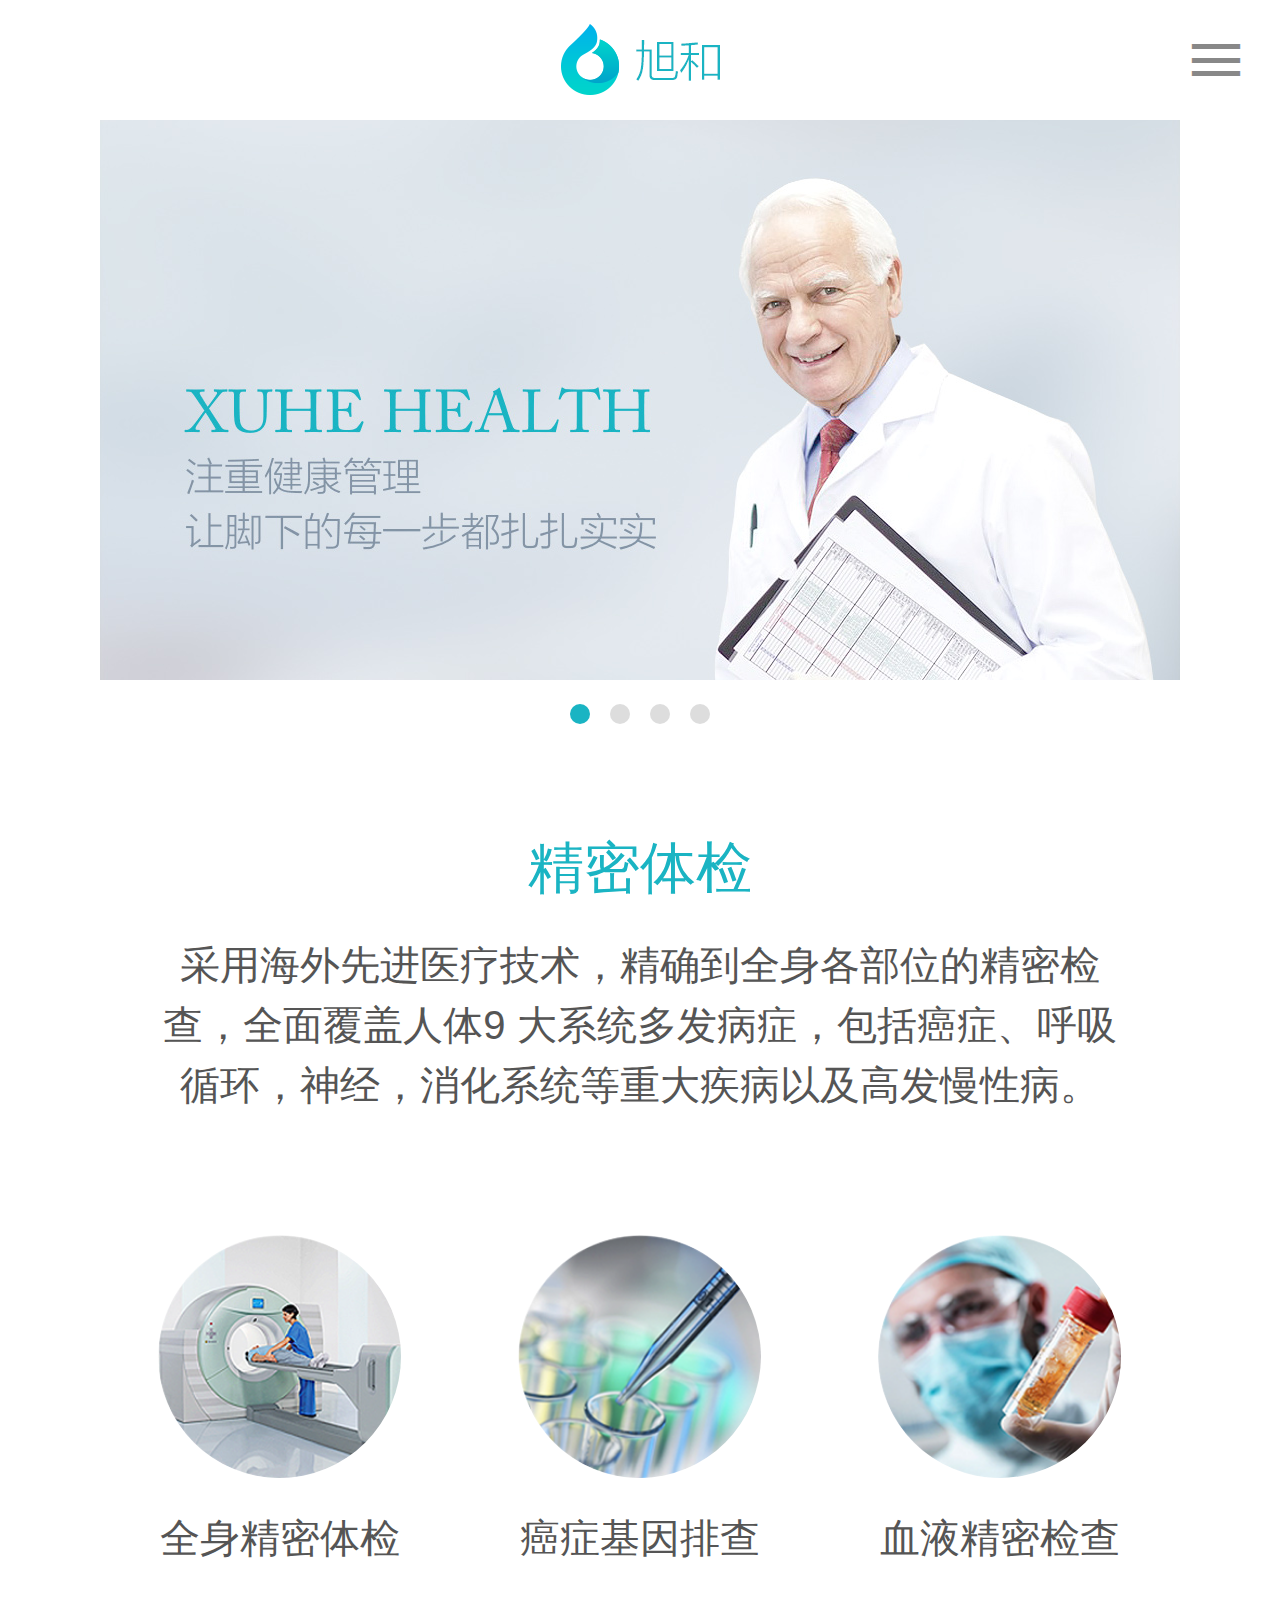
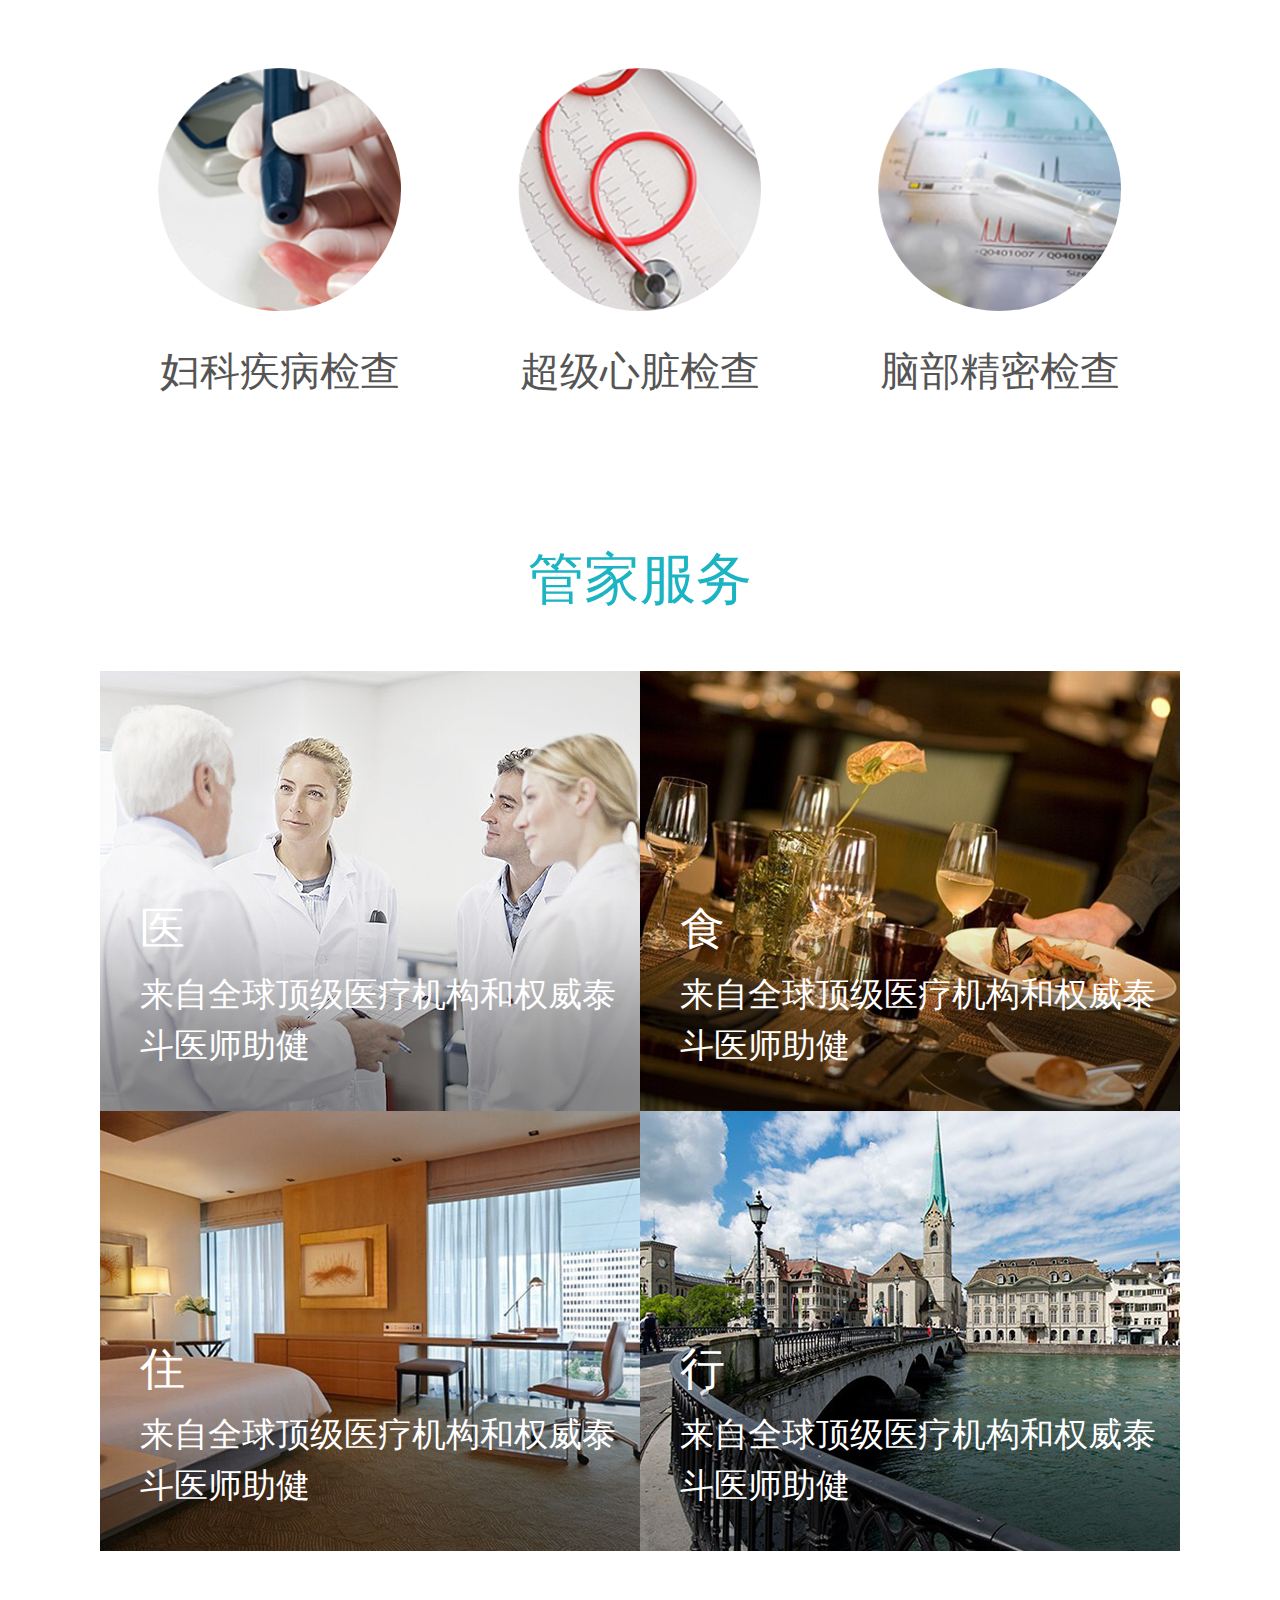
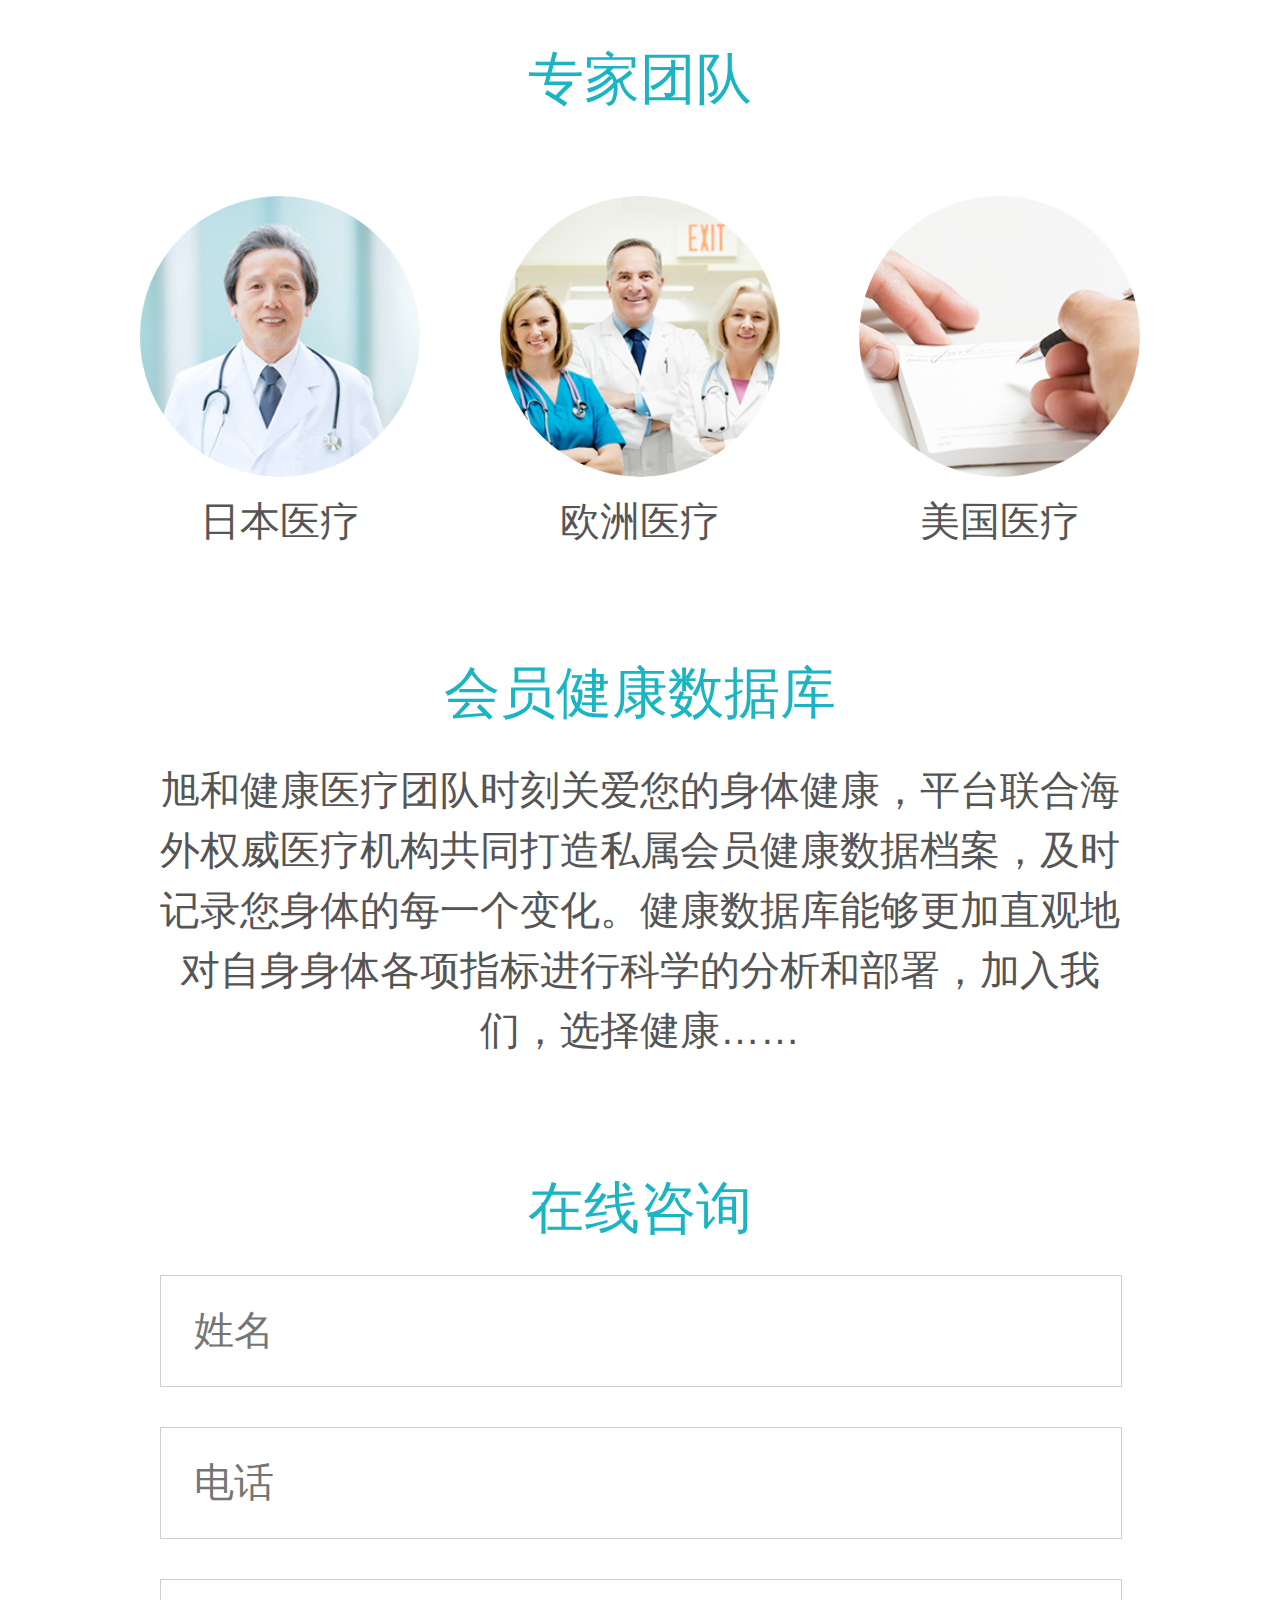
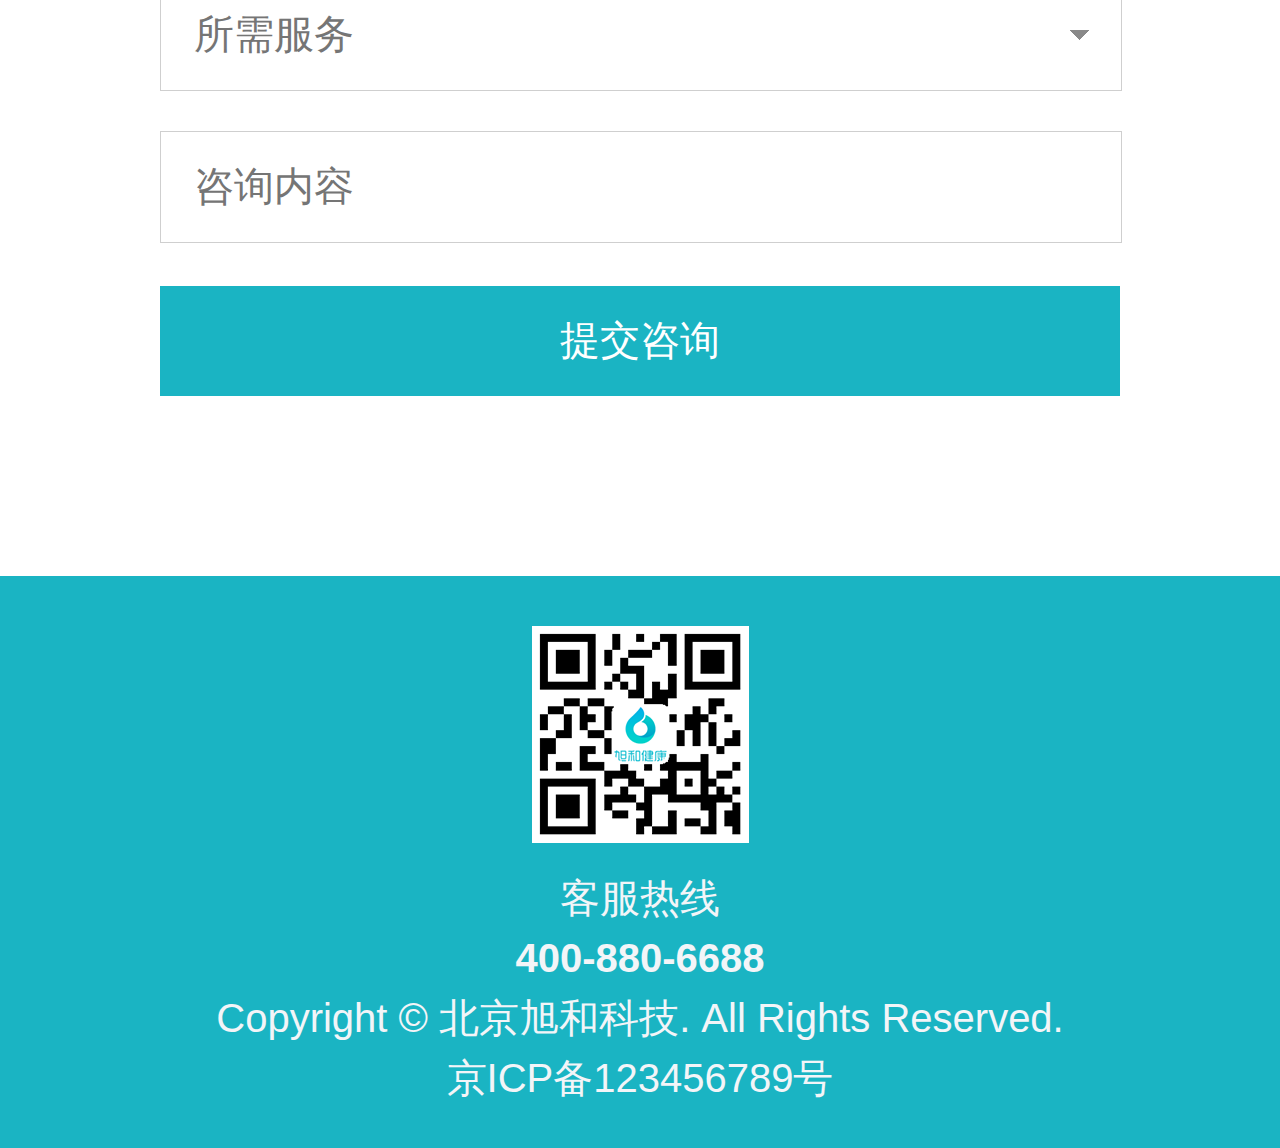
<file: index.html>
<!DOCTYPE html>
<html>
<head>
    <meta charset="utf-8"/>
    <title>旭和</title>
    <meta name="viewport" content="width=device-width,initial-scale=1.0,maximum-scale=1.0,user-scalable=no"/>
    <meta name="format-detection" content="telephone=no"/>
    <meta name="format-detection" content="email=no"/>
    <meta name="apple-mobile-web-app-capable" content="yes"/>
    <meta name="apple-mobile-web-app-status-bar-style" content="black"/>
    <link rel="stylesheet" type="text/css" href="css/common.css">
    <link rel="stylesheet" type="text/css" href="css/index.css">
    <script src="js/common.js"></script>
    <script src="js/jquery-1.12.0.min.js"></script>
    <script src="js/swiper-3.3.1.jquery.min.js"></script>
    <script src="js/touch.min.js"></script>
    <script src="js/index.js"></script>
</head>
<body>
    <!-- 导航 -->
    <nav id="menu" class="mm-menu">
        <div class="menu_logo"><a href="#"></a></div>
        <ul class="menu_nav">
            <li><a href="index.html"><i class="iconfont home"></i>首页<i class="iconfont next"></i></a></li>
            <li><a href="japan.html"><i class="iconfont japan"></i>日本医疗<i class="iconfont next"></i></a></li>
            <li><a href="europe.html"><i class="iconfont europe"></i>欧洲医疗<i class="iconfont next"></i></a></li>
            <li><a href="case.html"><i class="iconfont case"></i>医疗案例<i class="iconfont next"></i></a></li>
            <li><a href="about.html"><i class="iconfont about"></i>关于我们<i class="iconfont next"></i></a></li>
        </ul>
    </nav>

    <div class="page">
        <!-- header -->
        <header id="header">
            <div class="logo"></div>
            <a href="#" class="iconfont open"></a>
        </header>
        
        <section class="main">
            <!-- banner -->
            <section class="banner">
                <div class="swiper-container">
                    <div class="swiper-wrapper">
                        <div class="swiper-slide"><a href="#"><img src="images/index_banner01.jpg" /></a></div>
                        <div class="swiper-slide"> <a href="#"> <img src="images/index_banner02.jpg" /></a></div>
                        <div class="swiper-slide"> <a href="#"> <img src="images/index_banner03.jpg"/></a></div>
                        <div class="swiper-slide"> <a href="#"> <img src="images/index_banner04.jpg"/></a></div>
                    </div>
                </div>

                <div class="swiper-pagination">
                </div>       
            </section>

            <!-- 中部 -->
            <!-- 精密体检 -->
            <section class="physical clearfix">
                <div class="physical-info">
                    <h2>精密体检</h2>
                    <p>采用海外先进医疗技术，精确到全身各部位的精密检查，全面覆盖人体9 大系统多发病症，包括癌症、呼吸循环，神经，消化系统等重大疾病以及高发慢性病。</p>
                </div>
                <div class="physical-desc">
                    <figure>
                        <a href="#">
                            <div class="pic"><img src="images/index_tijian_01.png"></div>
                            <figcaption>全身精密体检</figcaption>
                        </a>
                    </figure>

                    <figure>
                        <a href="#">
                            <div class="pic"><img src="images/index_tijian_02.png"></div>
                            <figcaption>癌症基因排查</figcaption>
                        </a>
                    </figure>

                    <figure>
                        <a href="#">
                            <div class="pic"><img src="images/index_tijian_03.png"></div>
                            <figcaption>血液精密检查</figcaption>
                        </a>
                    </figure>

                    <figure>
                        <a href="#">
                            <div class="pic"><img src="images/index_tijian_04.png"></div>
                            <figcaption>妇科疾病检查</figcaption>
                        </a>
                    </figure>

                    <figure>
                        <a href="#">
                            <div class="pic"><img src="images/index_tijian_05.png"></div>
                            <figcaption>超级心脏检查</figcaption>
                        </a>
                    </figure>

                    <figure>
                        <a href="#">
                            <div class="pic"><img src="images/index_tijian_06.png"></div>
                            <figcaption>脑部精密检查</figcaption>
                        </a>
                    </figure>
                </div>
            </section>

            <!-- 管家服务 -->
            <section class="butler clearfix">
                <h2>管家服务</h2>
                <div class="content">
                    <figure>
                        <a href="#">
                            <img src="images/index_guanjia_01.jpg">
                            <figcaption><span>医</span>来自全球顶级医疗机构和权威泰斗医师助健</figcaption>
                        </a>
                    </figure>

                    <figure>
                        <a href="#">
                            <img src="images/index_guanjia_02.jpg">
                            <figcaption><span>食</span>来自全球顶级医疗机构和权威泰斗医师助健</figcaption>
                        </a>
                    </figure>

                    <figure>
                        <a href="#">
                            <img src="images/index_guanjia_03.jpg">
                            <figcaption><span>住</span>来自全球顶级医疗机构和权威泰斗医师助健</figcaption>
                        </a>
                    </figure>

                    <figure>
                        <a href="#">
                            <img src="images/index_guanjia_04.jpg">
                            <figcaption><span>行</span>来自全球顶级医疗机构和权威泰斗医师助健</figcaption>
                        </a>
                    </figure>
                </div>
            </section>

            <!-- 专家团队 -->
            <section class="expert clearfix">
                <h2>专家团队</h2>
                <div class="content">
                    <figure>
                        <a href="#">
                            <div class="pic"><img src="images/index_zhuanjia_01.jpg"></div>
                            <figcaption>日本医疗</figcaption>
                        </a>
                    </figure>


                    <figure>
                        <a href="#">
                            <div class="pic"><img src="images/index_zhuanjia_02.jpg"></div>
                            <figcaption>欧洲医疗</figcaption>
                        </a>
                    </figure>

                    <figure>
                        <a href="#">
                            <div class="pic"><img src="images/index_zhuanjia_03.jpg"></div>
                            <figcaption>美国医疗</figcaption>
                        </a>
                    </figure>
                </div>
            </section>

            <!-- 会员健康数据库 -->
            <section class="health-data clearfix">
                <h2>会员健康数据库</h2>
                <p>旭和健康医疗团队时刻关爱您的身体健康，平台联合海外权威医疗机构共同打造私属会员健康数据档案，及时记录您身体的每一个变化。健康数据库能够更加直观地对自身身体各项指标进行科学的分析和部署，加入我们，选择健康……</p>
            </section>

            <!-- 在线咨询 -->
            <section class="online-ask clearfix">
                <h2>在线咨询</h2>
                <form action="" method="post">
                    <ul>
                        <li><input type="text" class="txt" name="name" placeholder="姓名"/></li>
                        <li><input type="text" class="txt" name="phone" placeholder="电话"/></li>
                        <li>
                            <input type="text" class="select-txt txt" autocomplete="off" readonly="readonly" placeholder="所需服务">
                            <i class="select-down"></i>
                            <div id="serve-container" class="select-style">
                                <ul>
                                    <li class="option">全身机密体检</li>
                                    <li class="option">癌症基因排查</li>
                                    <li class="option">血液精密检查</li>
                                </ul>
                            </div>
                            <select id="serve-select" style="display: none" name="serve">
                                <option>全身机密体检</option>
                                <option>癌症基因排查</option>
                                <option>血液精密检查</option>
                            </select>
                        </li>
                        <li><input type="text" class="txt" name="ask-content" placeholder="咨询内容"/></li>
                        <li><input type="submit" class="submit" value="提交咨询"></input></li>
                    </ul>
                </form>
            </section>
        </section>

        <!-- footer -->
        <footer class="clearfix">
            <div class="qrcode"><img src="images/qrcode.png"></div>
            <p>客服热线</p>
            <p><strong>400-880-6688</strong></p>
            <p>Copyright © 北京旭和科技. All Rights Reserved. </p>
            <p>京ICP备123456789号</p>
        </footer>
    </div>
<script type="text/javascript">
    var mySwiper = new Swiper ('.swiper-container', {
        autoplay:3000,
        autoplayDisableOnInteraction: false,
        loop: true,
        pagination: '.swiper-pagination',
    });

    //侧栏导航
    touch.on('.open', ' tap', function(){
      menuSilder();
    });      

    //导航滑动
    function menuSilder(){
        var $width = $('#menu').width();
        var speed = 400;

        $('#menu').css('height','100%');

        if ($('.page').position().left>=0) {
            $('html').addClass('mm-html');
            $('.page').animate({
                left: -$width+'px', 
            },speed);            
        }else{
            $('.page').animate({
                left: 0,
            },speed,function(){
                $('html').removeClass('mm-html');
            });
        }
    } 
</script>
</body>
</html>
</file>
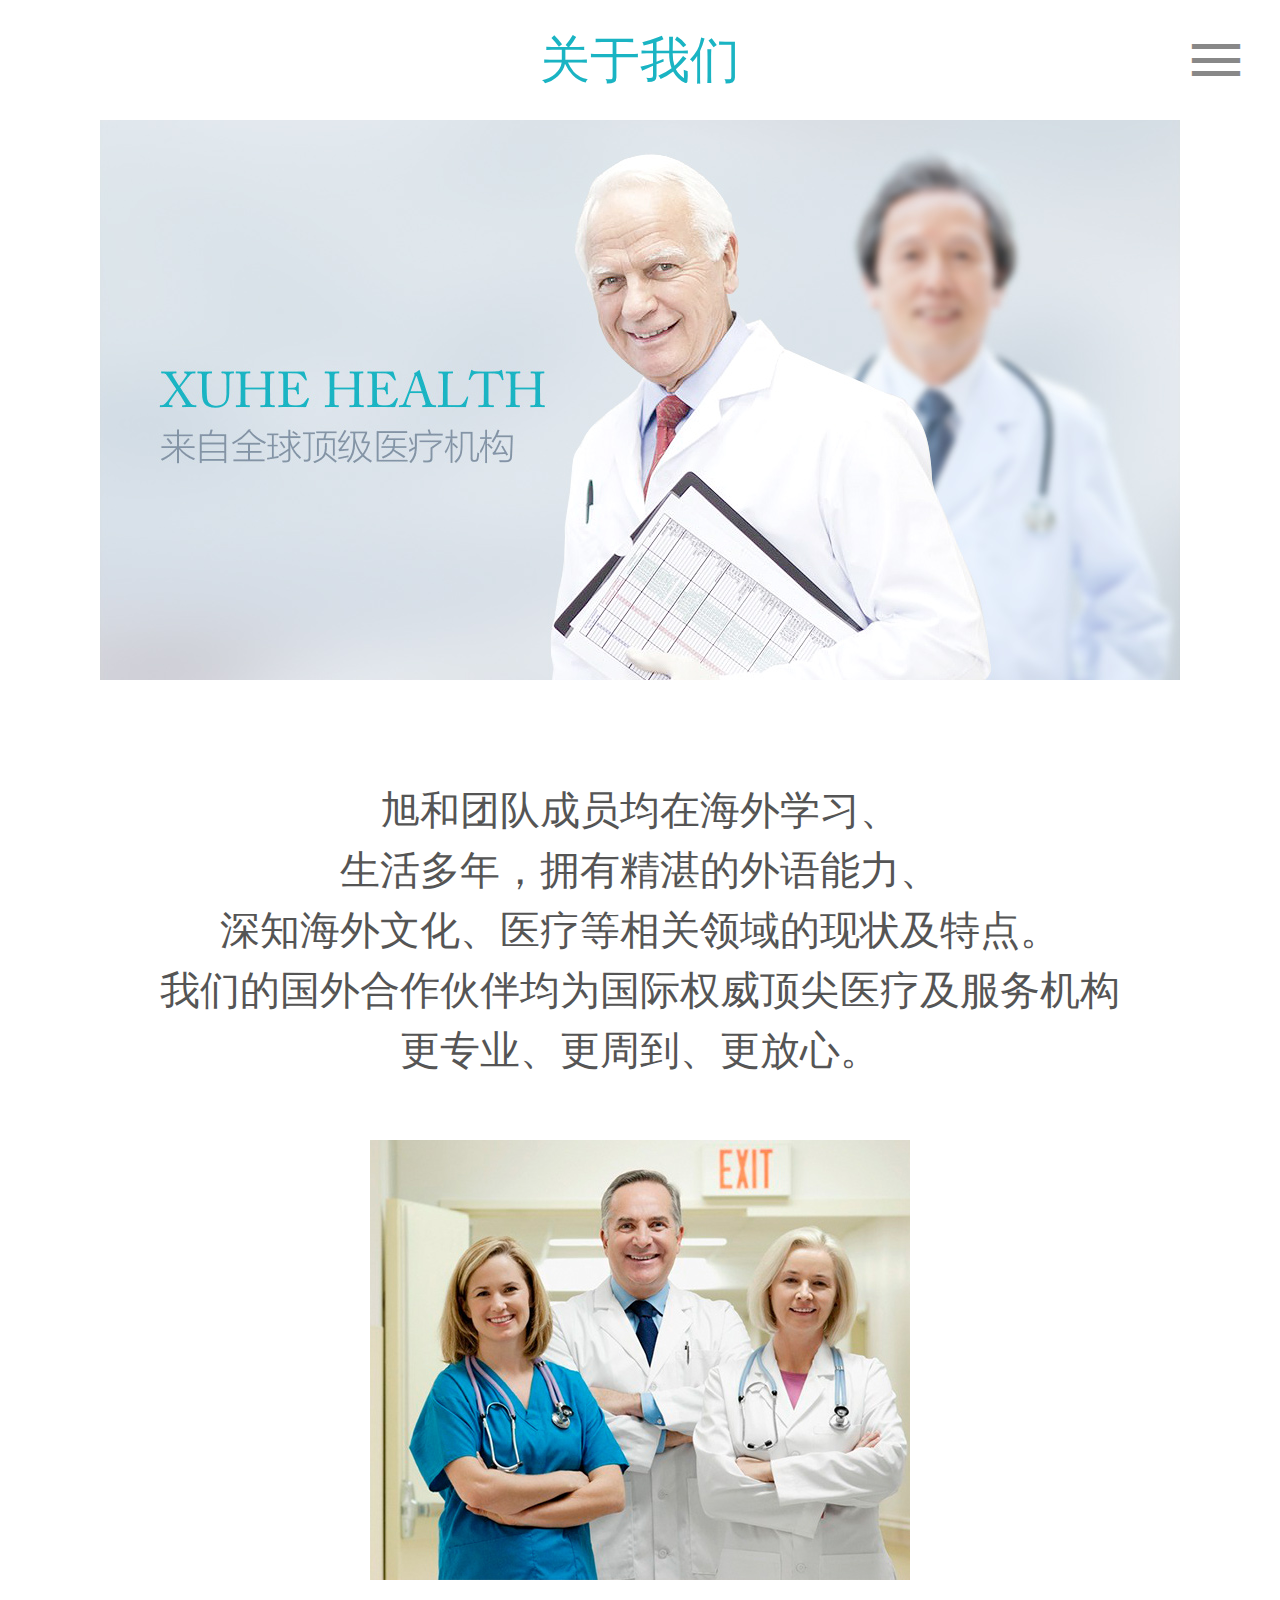
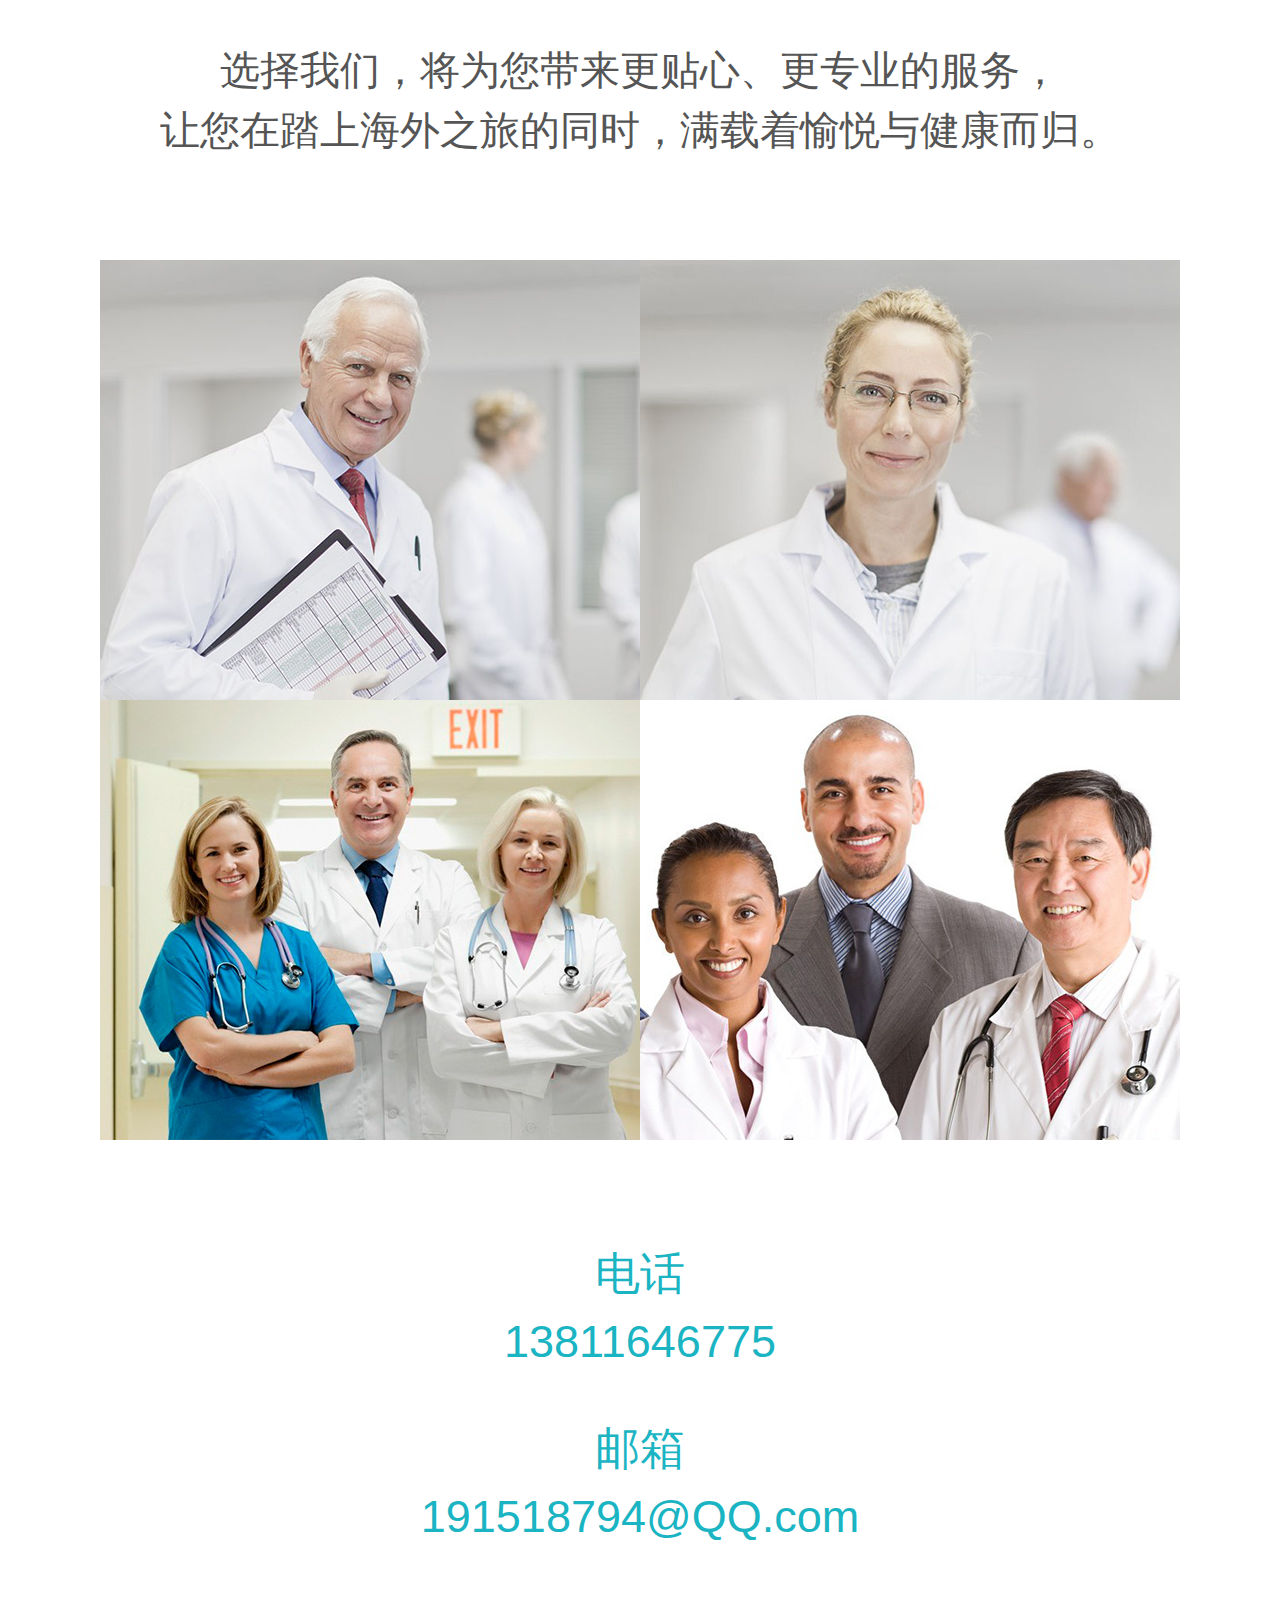
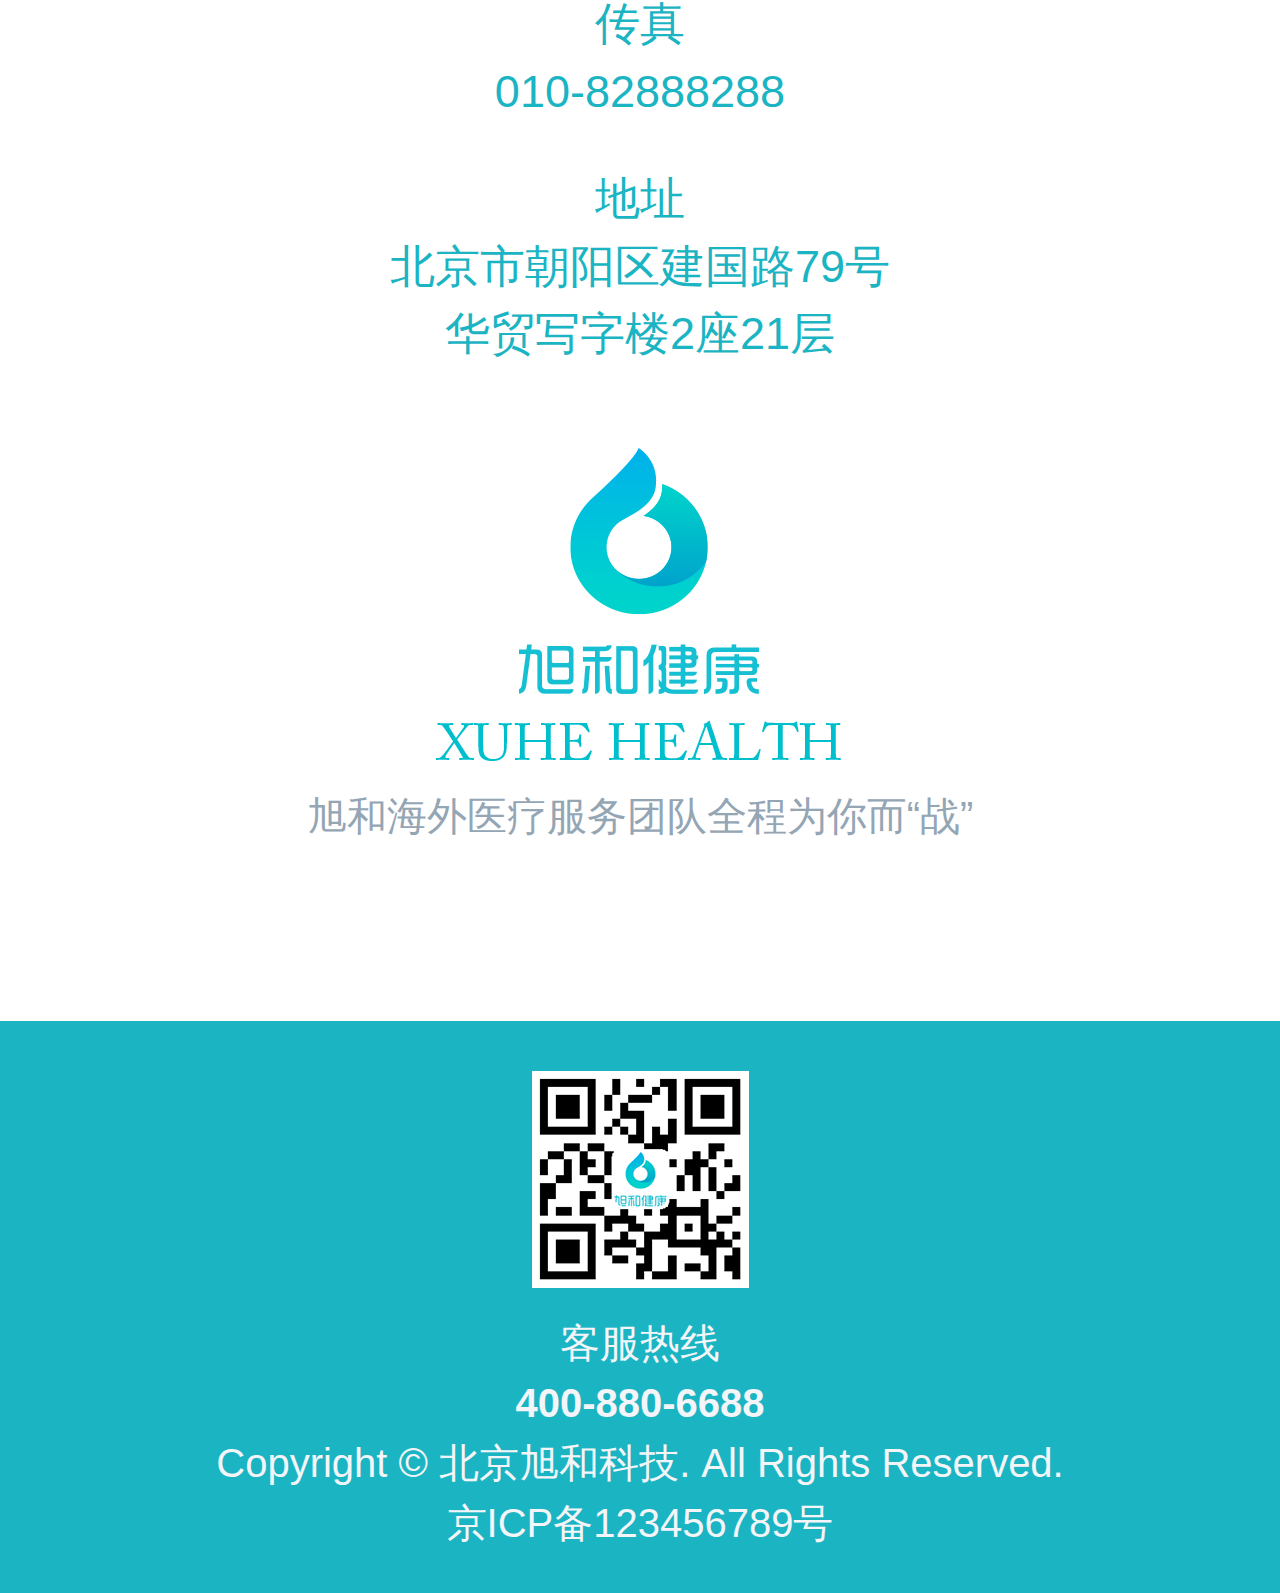
<file: about.html>
<!DOCTYPE html>
<html>
<head>
    <meta charset="utf-8"/>
    <title>关于我们</title>
    <meta name="viewport" content="width=device-width,initial-scale=1.0,maximum-scale=1.0,user-scalable=no"/>
    <meta name="format-detection" content="telephone=no"/>
    <meta name="format-detection" content="email=no"/>
    <meta name="apple-mobile-web-app-capable" content="yes"/>
    <meta name="apple-mobile-web-app-status-bar-style" content="black"/>
    <link rel="stylesheet" type="text/css" href="css/common.css">
    <link rel="stylesheet" type="text/css" href="css/about.css">
    <script src="js/common.js"></script>
    <script src="js/jquery-1.12.0.min.js"></script>
    <script src="js/touch.min.js"></script>
</head>
<body>

    <!-- menu -->
    <nav id="menu" class="mm-menu">
        <div class="menu_logo"><a href="#"></a></div>
        <ul class="menu_nav">
            <li><a href="index.html"><i class="iconfont home"></i>首页<i class="iconfont next"></i></a></li>
            <li><a href="japan.html"><i class="iconfont japan"></i>日本医疗<i class="iconfont next"></i></a></li>
            <li><a href="europe.html"><i class="iconfont europe"></i>欧洲医疗<i class="iconfont next"></i></a></li>
            <li><a href="case.html"><i class="iconfont case"></i>医疗案例<i class="iconfont next"></i></a></li>
            <li><a href="about.html"><i class="iconfont about"></i>关于我们<i class="iconfont next"></i></a></li>
        </ul>
    </nav>

    <div class="page">
        <!-- header -->
        <header id="header">
            <h1 class="title">关于我们</h1>
            <a href="#menu" class="iconfont open"></a>
        </header>

        <!-- main -->
        <section class="main">
            <!-- banner -->
            <section class="banner" style="background: url(images/index_banner05.jpg) no-repeat top center; background-size: cover;">
                <a href="#"></a>
            </section>


            <section class="team">
                <p>旭和团队成员均在海外学习、</p>
                <p>生活多年，拥有精湛的外语能力、</p>
                <p>深知海外文化、医疗等相关领域的现状及特点。</p>
                <p>我们的国外合作伙伴均为国际权威顶尖医疗及服务机构</p>
                <p>更专业、更周到、更放心。</p>
                <div class="pic-box">
                    <img src="images/about_03.jpg">
                </div>
                <p>选择我们，将为您带来更贴心、更专业的服务，</p>
                <p>让您在踏上海外之旅的同时，满载着愉悦与健康而归。</p>
            </section>

            <!-- 就诊环境 -->
            <section class="pic-item clearfix">
                <figure>
                    <img src="images/about_01.jpg">
                </figure>

                <figure>
                    <img src="images/about_02.jpg">
                </figure>

                <figure>
                    <img src="images/about_03.jpg">
                </figure>

                <figure>
                    <img src="images/about_04.jpg">
                </figure>
            </section>

            <!-- 就诊环境 -->
            <section class="contact">
                <ul>
                    <li>电话<span class="phone">13811646775</span></li>
                    <li>邮箱<span class="email">191518794@QQ.com</span></li>
                    <li>传真<span class="fax">010-82888288</span></li>
                    <li>地址<span class="address">北京市朝阳区建国路79号</span><span>华贸写字楼2座21层</span></li>
                </ul>
                <dl class="logobox">
                    <dt><img src="images/about_logo.png"></dt>
                    <dd>旭和海外医疗服务团队全程为你而“战”</dd>
                </dl>
            </section>
        </section>

        <!-- footer -->
        <footer class="clearfix">
            <div class="qrcode"><img src="images/qrcode.png"></div>
            <p>客服热线</p>
            <p><strong>400-880-6688</strong></p>
            <p>Copyright © 北京旭和科技. All Rights Reserved. </p>
            <p>京ICP备123456789号</p>
        </footer>
    </div>

<script type="text/javascript">
    //侧栏导航
    touch.on('.open', ' tap', function(){
      menuSilder();
    });  

    //导航滑动
    function menuSilder(){
         var $width = $('#menu').width();
         var speed=400;

        $('#menu').css('height','100%');

        if ($('.page').position().left>=0) {
            $('html').addClass('mm-html');
            $('.page').animate({
                left: -$width+'px', 
            },speed);            
        }else{
            $('.page').animate({
                left: 0,
            },speed,function(){
                $('html').removeClass('mm-html');
            });
        }
    } 
</script>
</body>
</html>
</file>
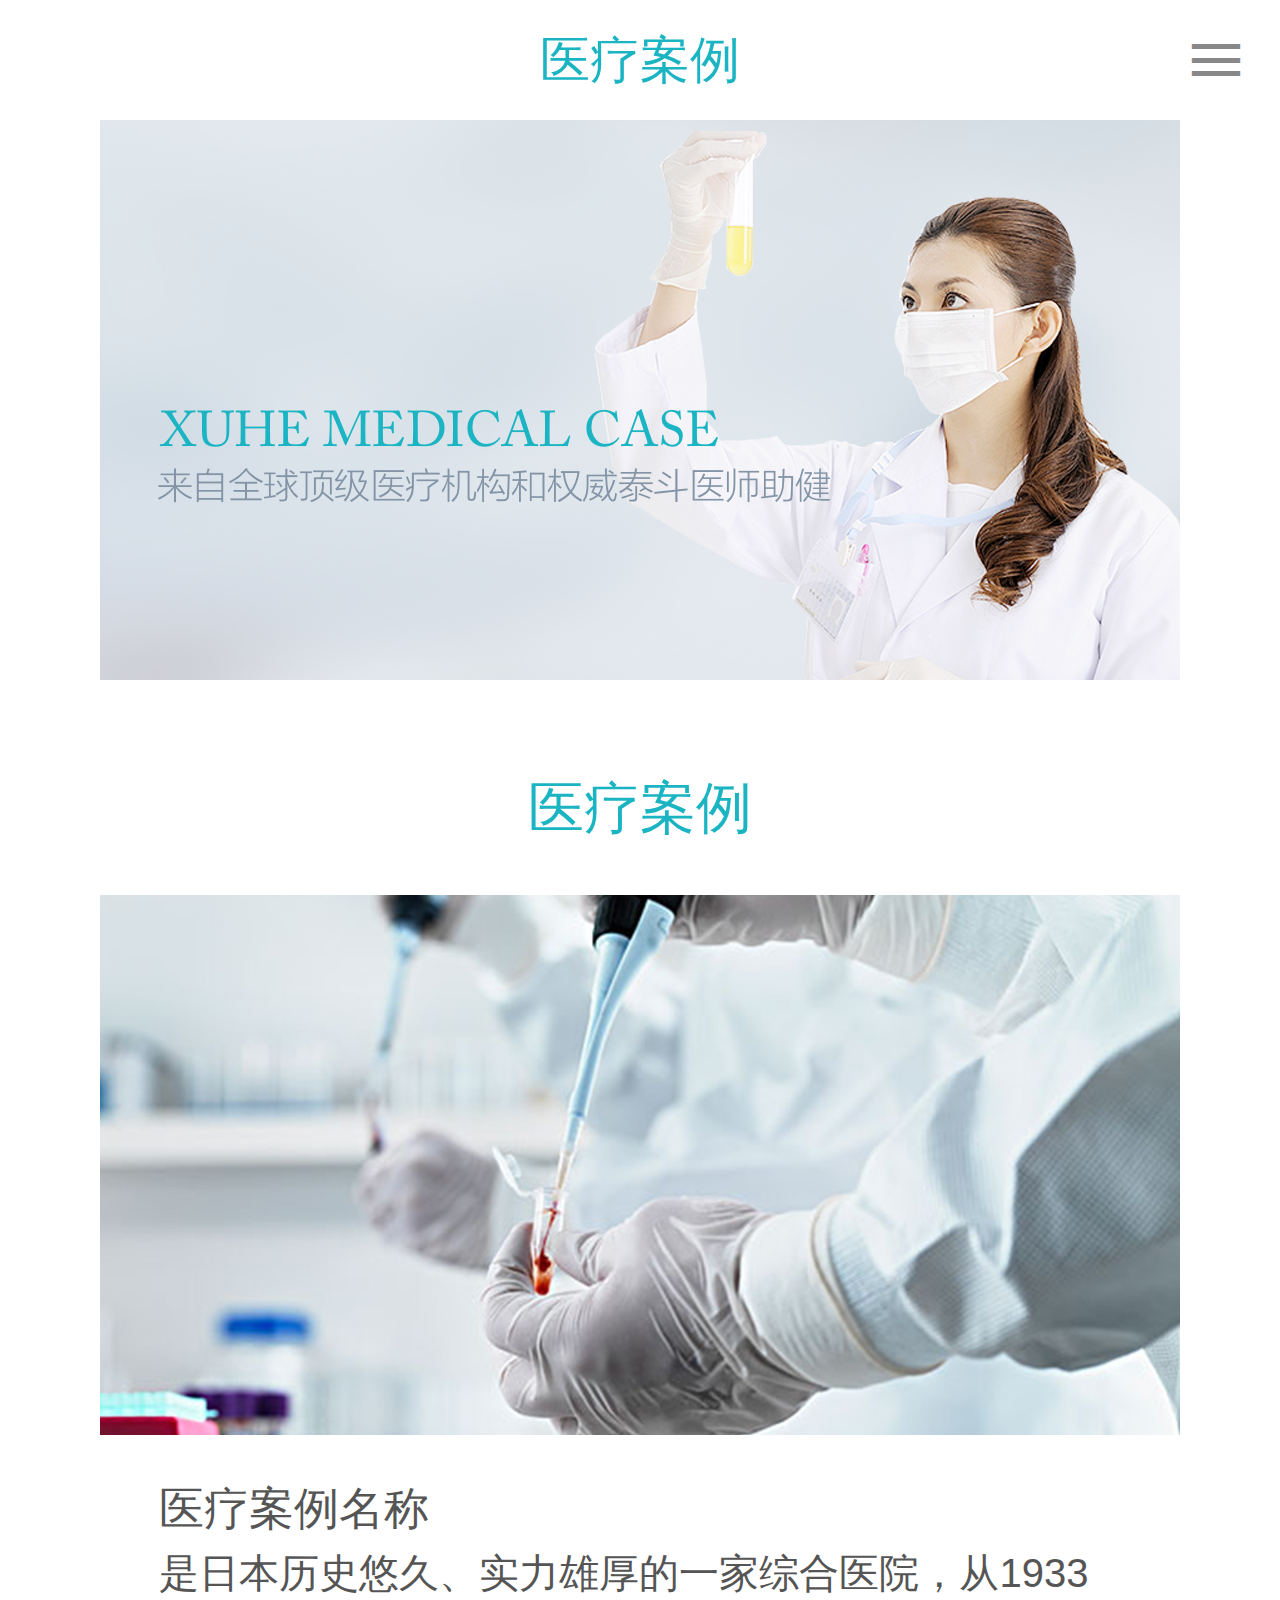
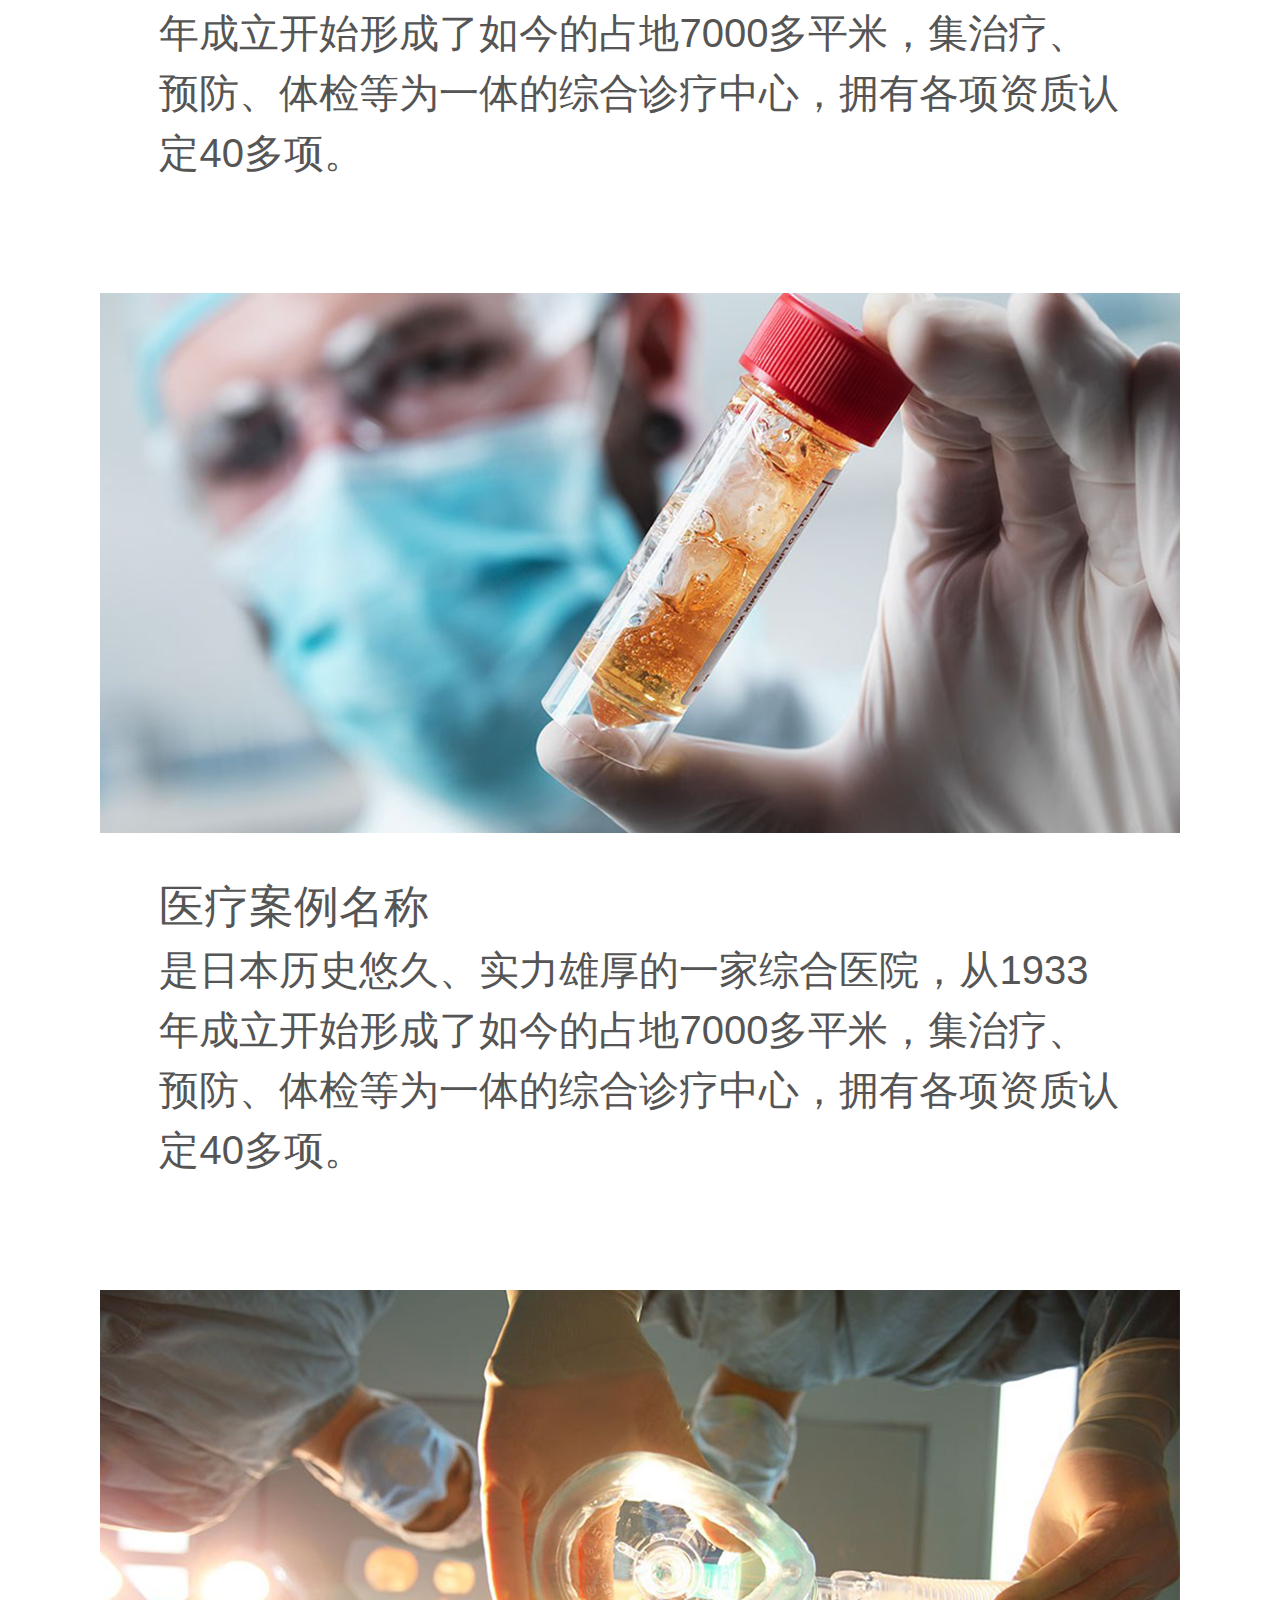
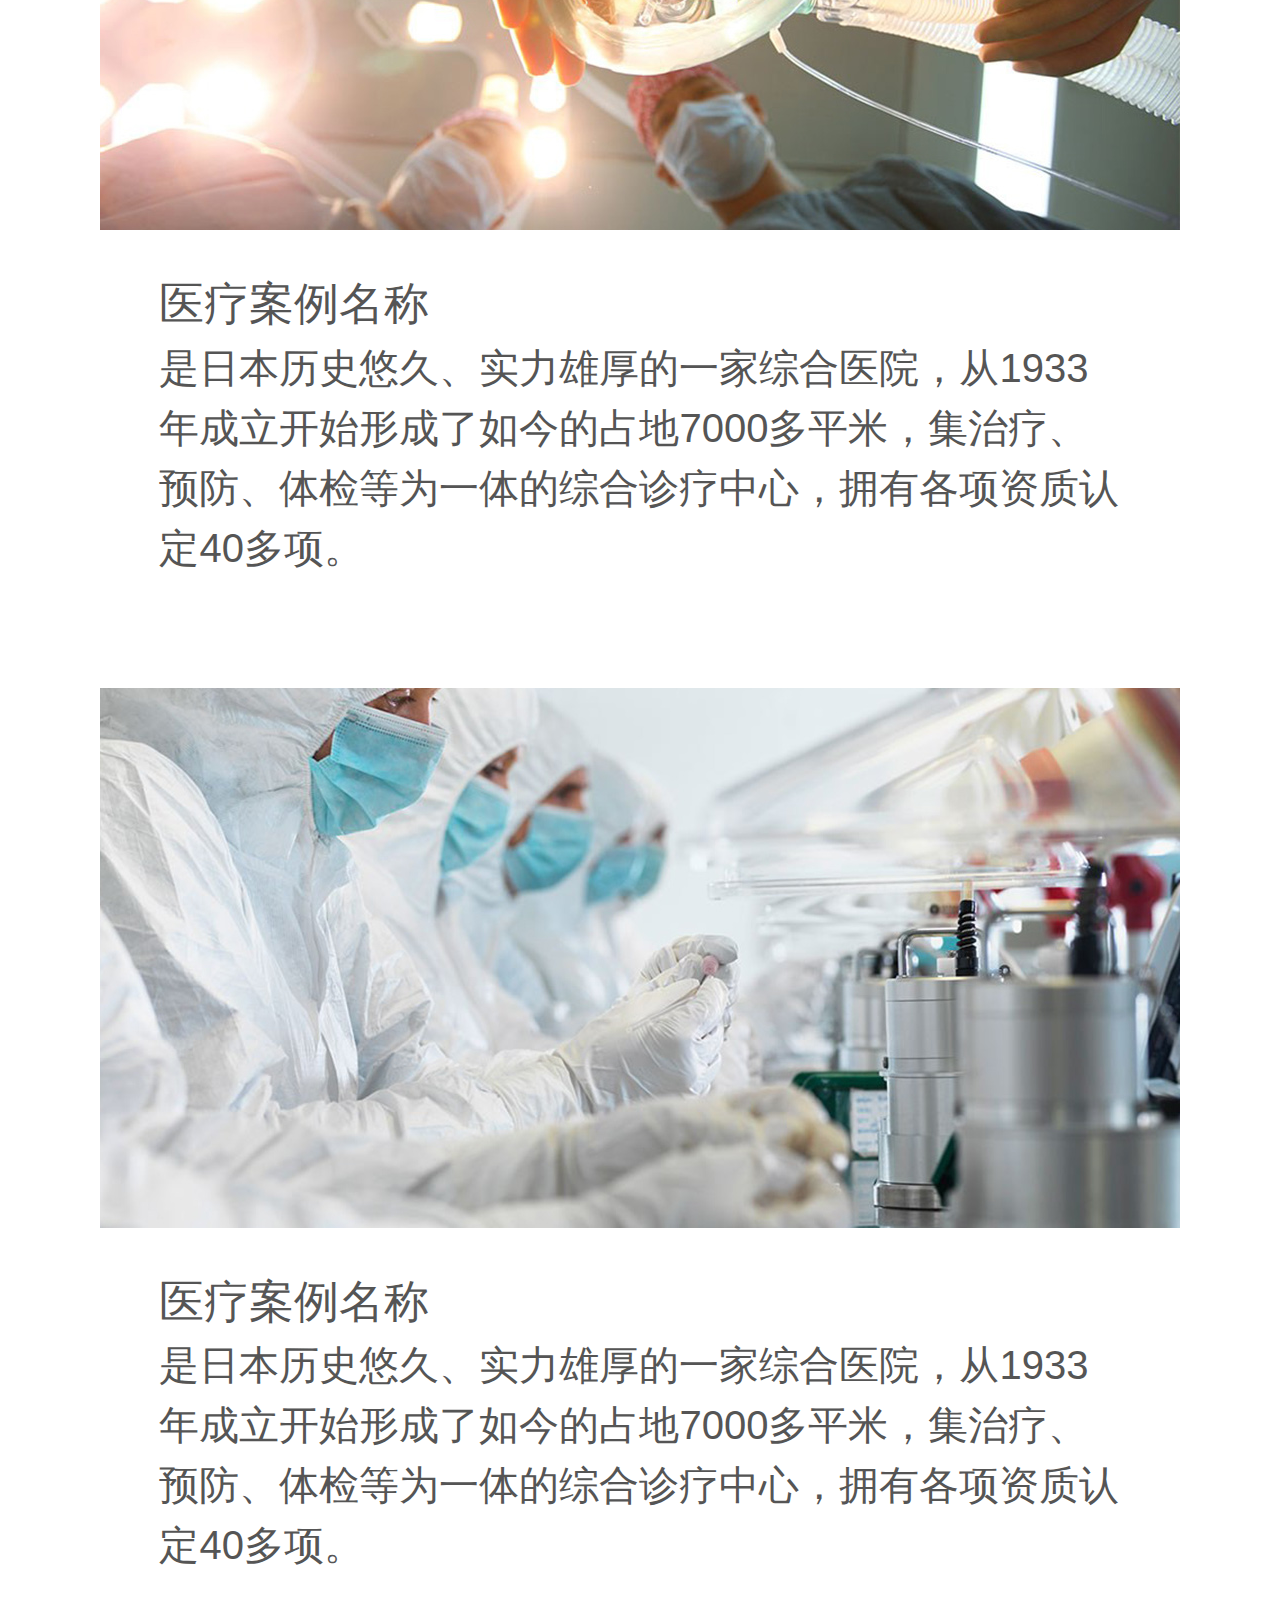
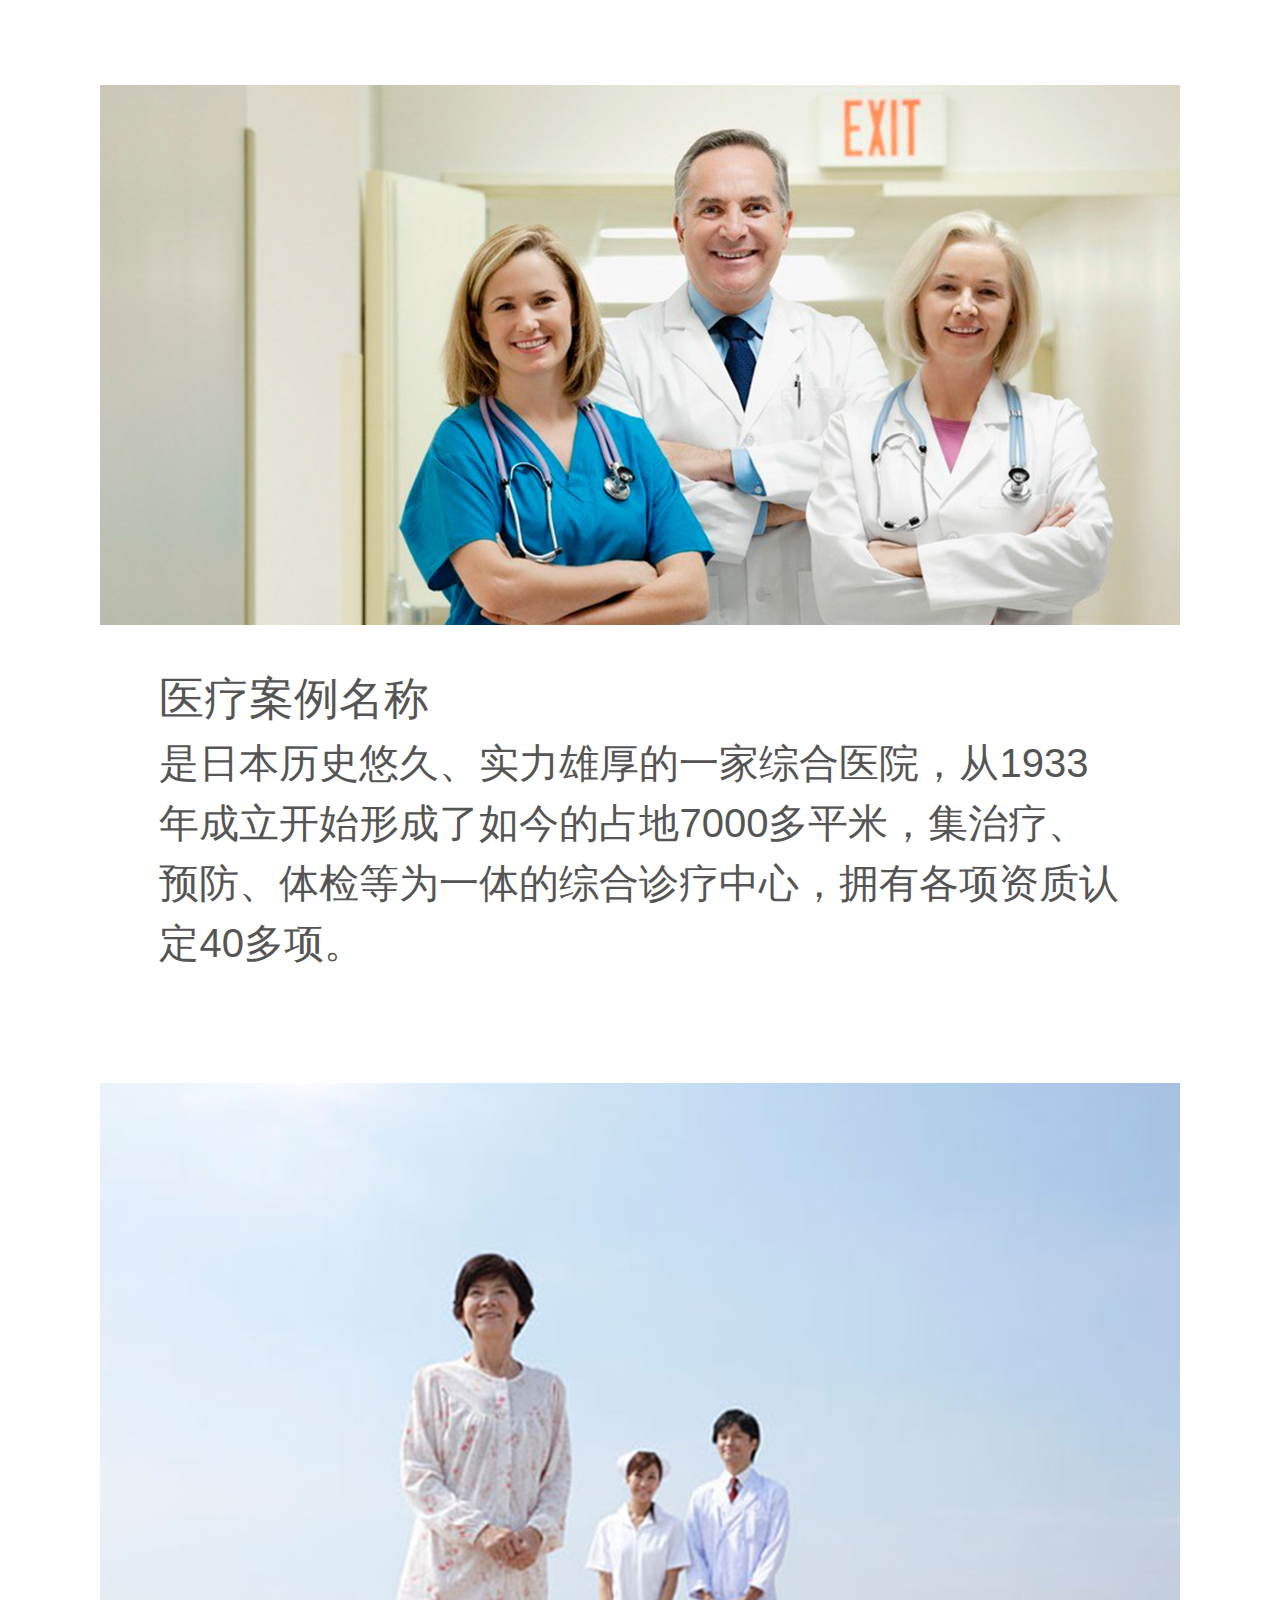
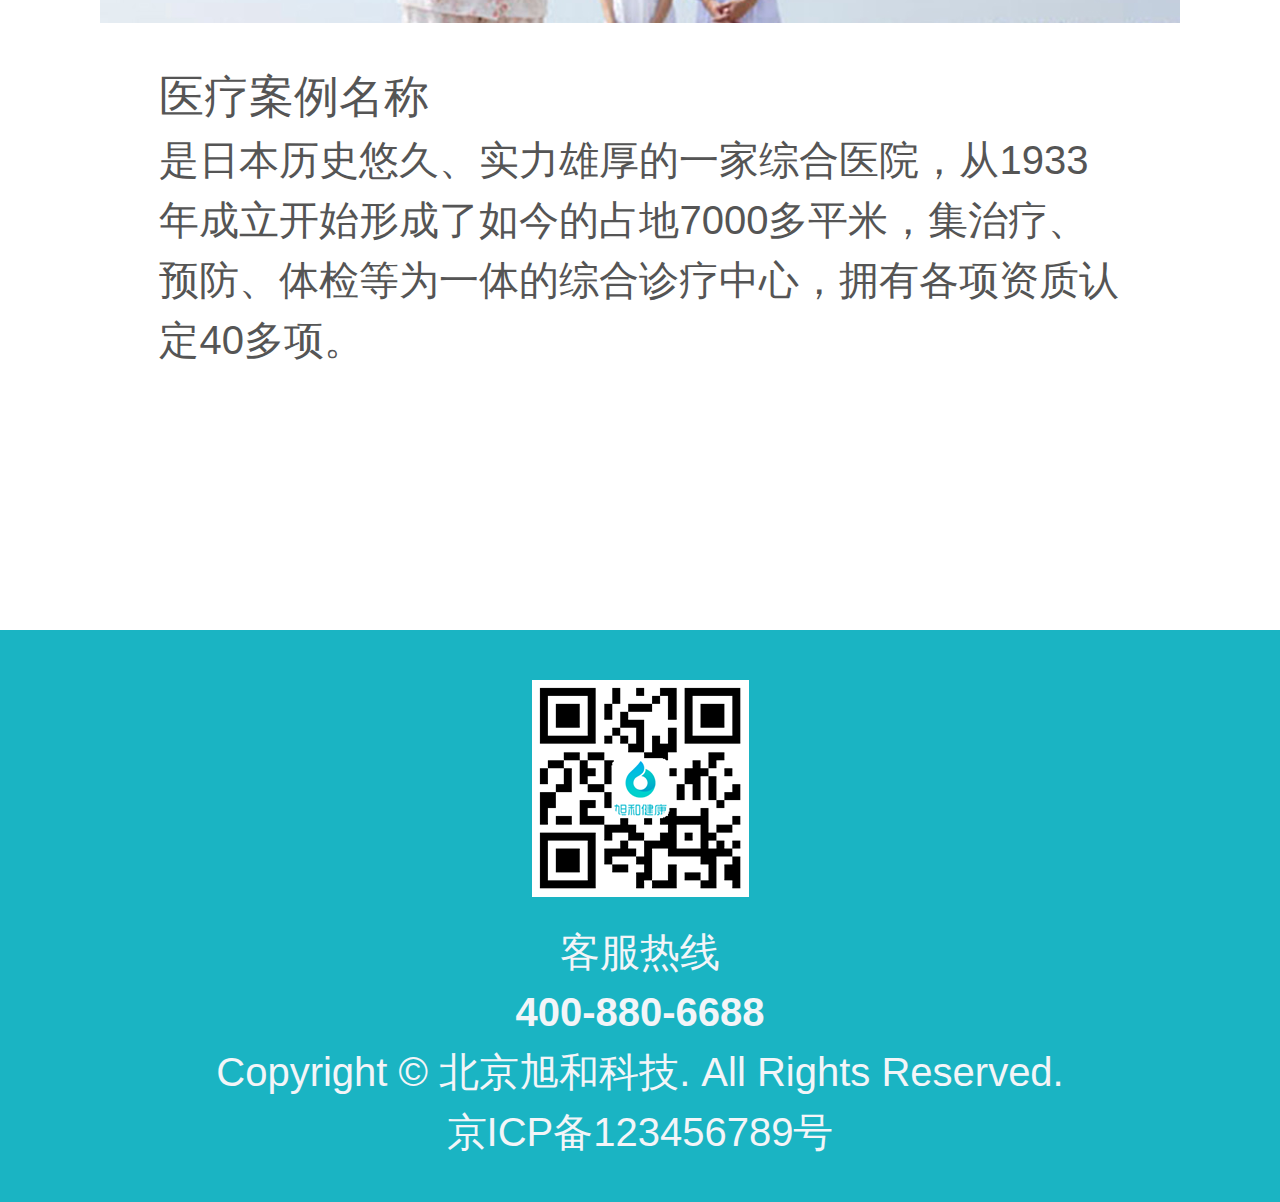
<file: case.html>
<!DOCTYPE html>
<html>
<head>
    <meta charset="utf-8"/>
    <title>医疗案例</title>
    <meta name="viewport" content="width=device-width,initial-scale=1.0,maximum-scale=1.0,user-scalable=no"/>
    <meta name="format-detection" content="telephone=no"/>
    <meta name="format-detection" content="email=no"/>
    <meta name="apple-mobile-web-app-capable" content="yes"/>
    <meta name="apple-mobile-web-app-status-bar-style" content="black"/>
    <link rel="stylesheet" type="text/css" href="css/common.css">
    <link rel="stylesheet" type="text/css" href="css/case.css">
    <script src="js/common.js"></script>
    <script src="js/jquery-1.12.0.min.js"></script>
    <script src="js/touch.min.js"></script>
</head>
<body>
    <!-- menu -->
    <nav id="menu" class="mm-menu">
        <div class="menu_logo"><a href="#"></a></div>
        <ul class="menu_nav">
            <li><a href="index.html"><i class="iconfont home"></i>首页<i class="iconfont next"></i></a></li>
            <li><a href="japan.html"><i class="iconfont japan"></i>日本医疗<i class="iconfont next"></i></a></li>
            <li><a href="europe.html"><i class="iconfont europe"></i>欧洲医疗<i class="iconfont next"></i></a></li>
            <li><a href="case.html"><i class="iconfont case"></i>医疗案例<i class="iconfont next"></i></a></li>
            <li><a href="about.html"><i class="iconfont about"></i>关于我们<i class="iconfont next"></i></a></li>
        </ul>
    </nav>

    <div class="page">
        <!-- header -->
        <header id="header">
            <h1 class="title">医疗案例</h1>
            <a href="#menu" class="iconfont open"></a>
        </header>

        <!-- main -->
        <section class="main">
            <!-- banner -->
            <section class="banner" style="background: url(images/index_banner04.jpg) no-repeat top center; background-size: cover;">
                <a href="#"></a>
            </section>

            <!-- 医疗案例 -->
            <section class="case clearfix">
                <h2>医疗案例</h2>
                <div class="content">
                    <div class="case-item">
                        <figure class="pic-box">
                            <img src="images/anli01.jpg">
                        </figure>
                        <div class="case-intro">
                            <h3>医疗案例名称</h3>
                            <p class="abstract">是日本历史悠久、实力雄厚的一家综合医院，从1933年成立开始形成了如今的占地7000多平米，集治疗、预防、体检等为一体的综合诊疗中心，拥有各项资质认定40多项。</p>
                        </div>
                    </div>

                    <div class="case-item">
                        <figure class="pic-box">
                            <img src="images/anli02.jpg">
                        </figure>
                        <div class="case-intro">
                            <h3>医疗案例名称</h3>
                            <p class="abstract">是日本历史悠久、实力雄厚的一家综合医院，从1933年成立开始形成了如今的占地7000多平米，集治疗、预防、体检等为一体的综合诊疗中心，拥有各项资质认定40多项。</p>
                        </div>
                    </div>

                    <div class="case-item">
                        <figure class="pic-box">
                            <img src="images/anli03.jpg">
                        </figure>
                        <div class="case-intro">
                            <h3>医疗案例名称</h3>
                            <p class="abstract">是日本历史悠久、实力雄厚的一家综合医院，从1933年成立开始形成了如今的占地7000多平米，集治疗、预防、体检等为一体的综合诊疗中心，拥有各项资质认定40多项。</p>
                        </div>
                    </div>

                    <div class="case-item">
                        <figure class="pic-box">
                            <img src="images/anli04.jpg">
                        </figure>
                        <div class="case-intro">
                            <h3>医疗案例名称</h3>
                            <p class="abstract">是日本历史悠久、实力雄厚的一家综合医院，从1933年成立开始形成了如今的占地7000多平米，集治疗、预防、体检等为一体的综合诊疗中心，拥有各项资质认定40多项。</p>
                        </div>
                    </div>

                    <div class="case-item">
                        <figure class="pic-box">
                            <img src="images/anli05.jpg">
                        </figure>
                        <div class="case-intro">
                            <h3>医疗案例名称</h3>
                            <p class="abstract">是日本历史悠久、实力雄厚的一家综合医院，从1933年成立开始形成了如今的占地7000多平米，集治疗、预防、体检等为一体的综合诊疗中心，拥有各项资质认定40多项。</p>
                        </div>
                    </div>

                    <div class="case-item">
                        <figure class="pic-box">
                            <img src="images/anli06.jpg">
                        </figure>
                        <div class="case-intro">
                            <h3>医疗案例名称</h3>
                            <p class="abstract">是日本历史悠久、实力雄厚的一家综合医院，从1933年成立开始形成了如今的占地7000多平米，集治疗、预防、体检等为一体的综合诊疗中心，拥有各项资质认定40多项。</p>
                        </div>
                    </div>
                </div>
            </section>
        </section>

        <!-- footer -->
        <footer class="clearfix">
            <div class="qrcode"><img src="images/qrcode.png"></div>
            <p>客服热线</p>
            <p><strong>400-880-6688</strong></p>
            <p>Copyright © 北京旭和科技. All Rights Reserved. </p>
            <p>京ICP备123456789号</p>
        </footer>
    </div>

<script type="text/javascript">
    //侧栏导航
    touch.on('.open', ' tap', function(){
      menuSilder();
    });  

    //导航滑动
    function menuSilder(){
        var $width = $('#menu').width();
        var speed=400;

        $('#menu').css('height','100%');

        if ($('.page').position().left>=0) {
            $('html').addClass('mm-html');
            $('.page').animate({
                left: -$width+'px', 
            },speed);            
        }else{
            $('.page').animate({
                left: 0,
            },speed,function(){
                $('html').removeClass('mm-html');
            });
        }
    } 
</script>
</body>
</html>
</file>
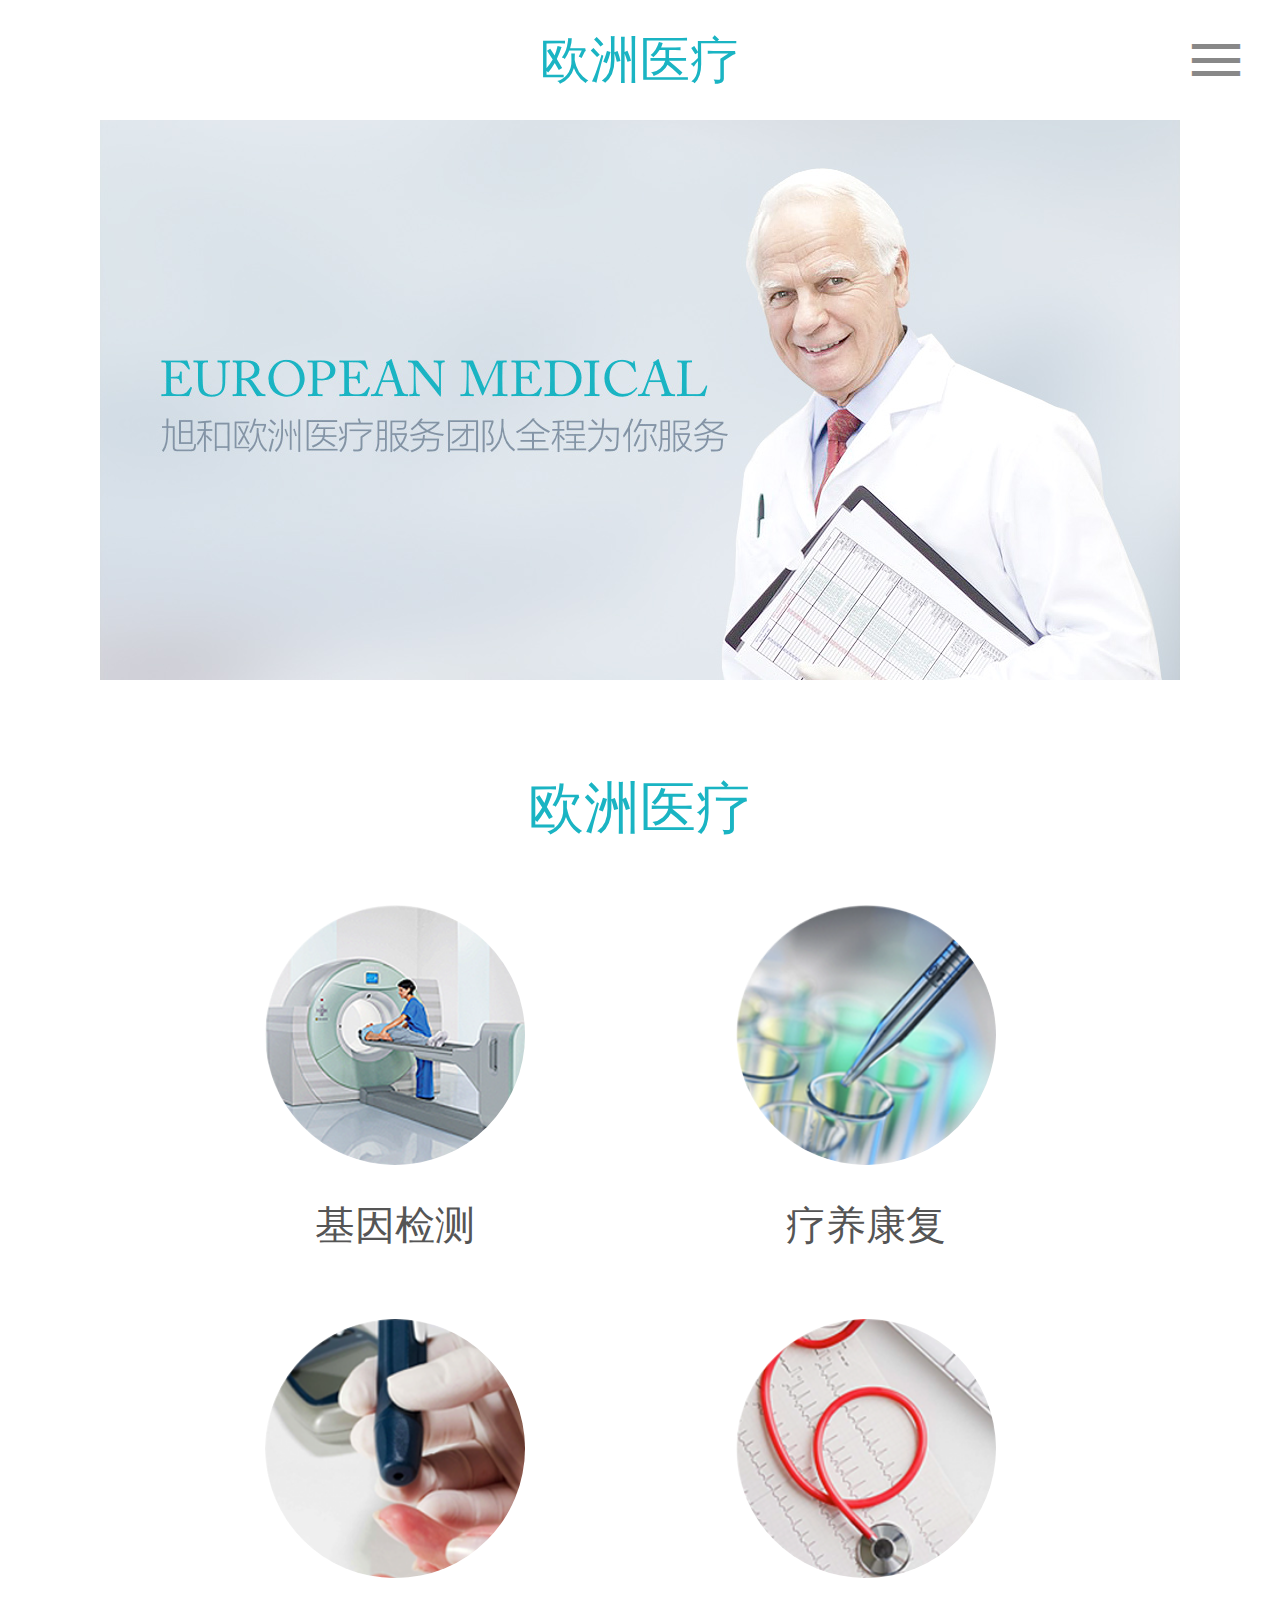
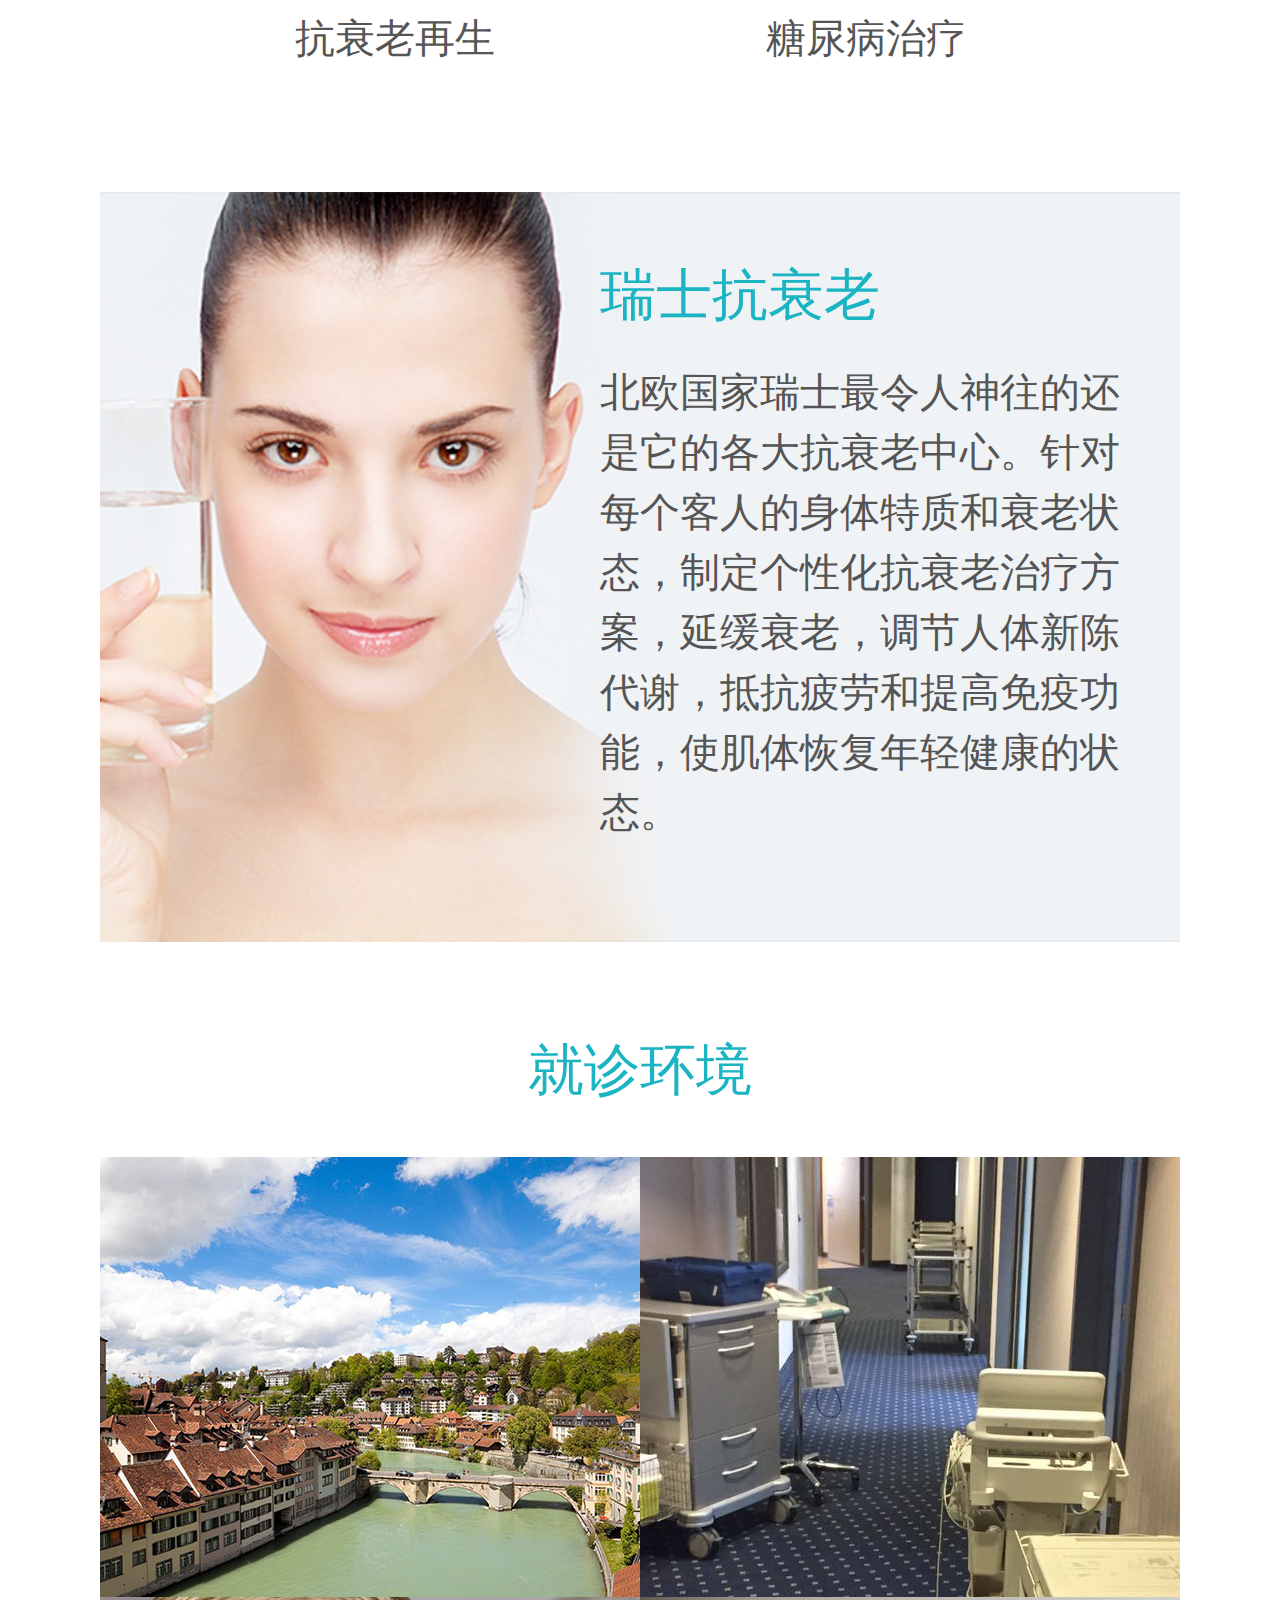
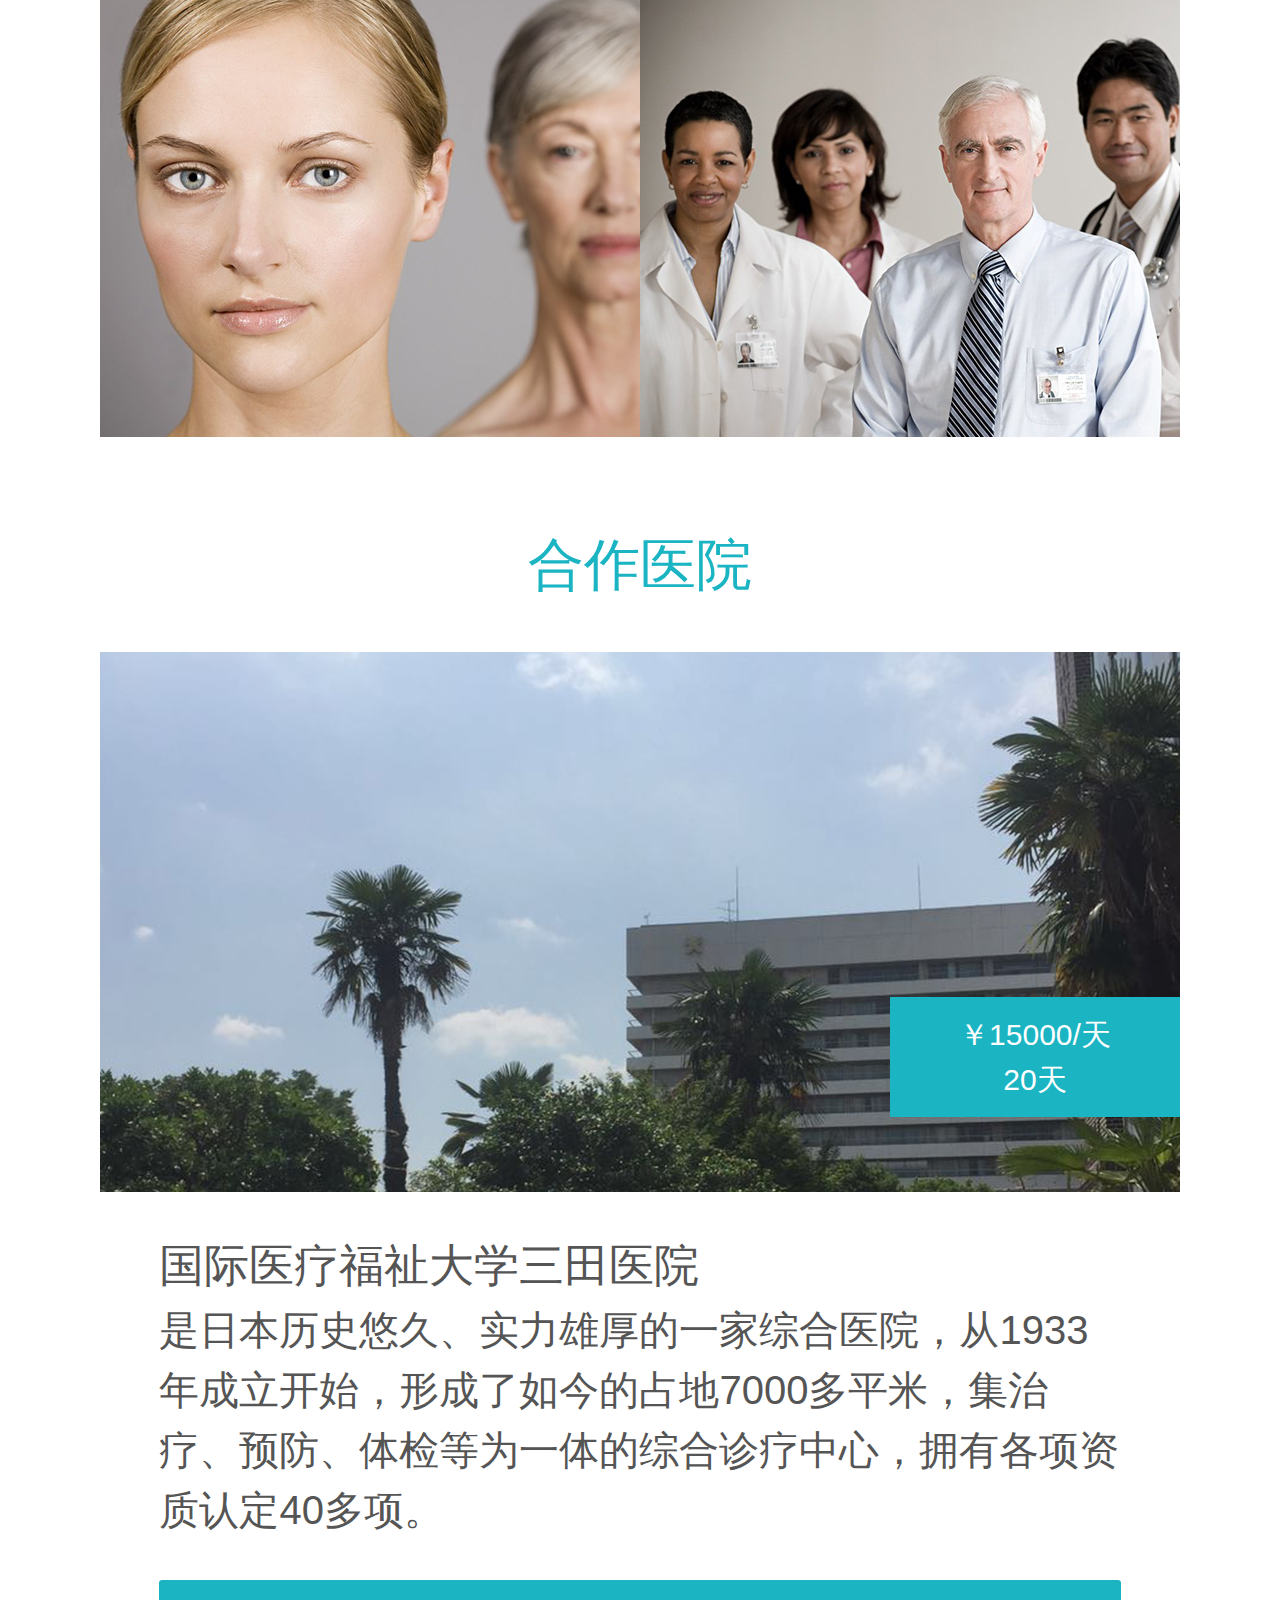
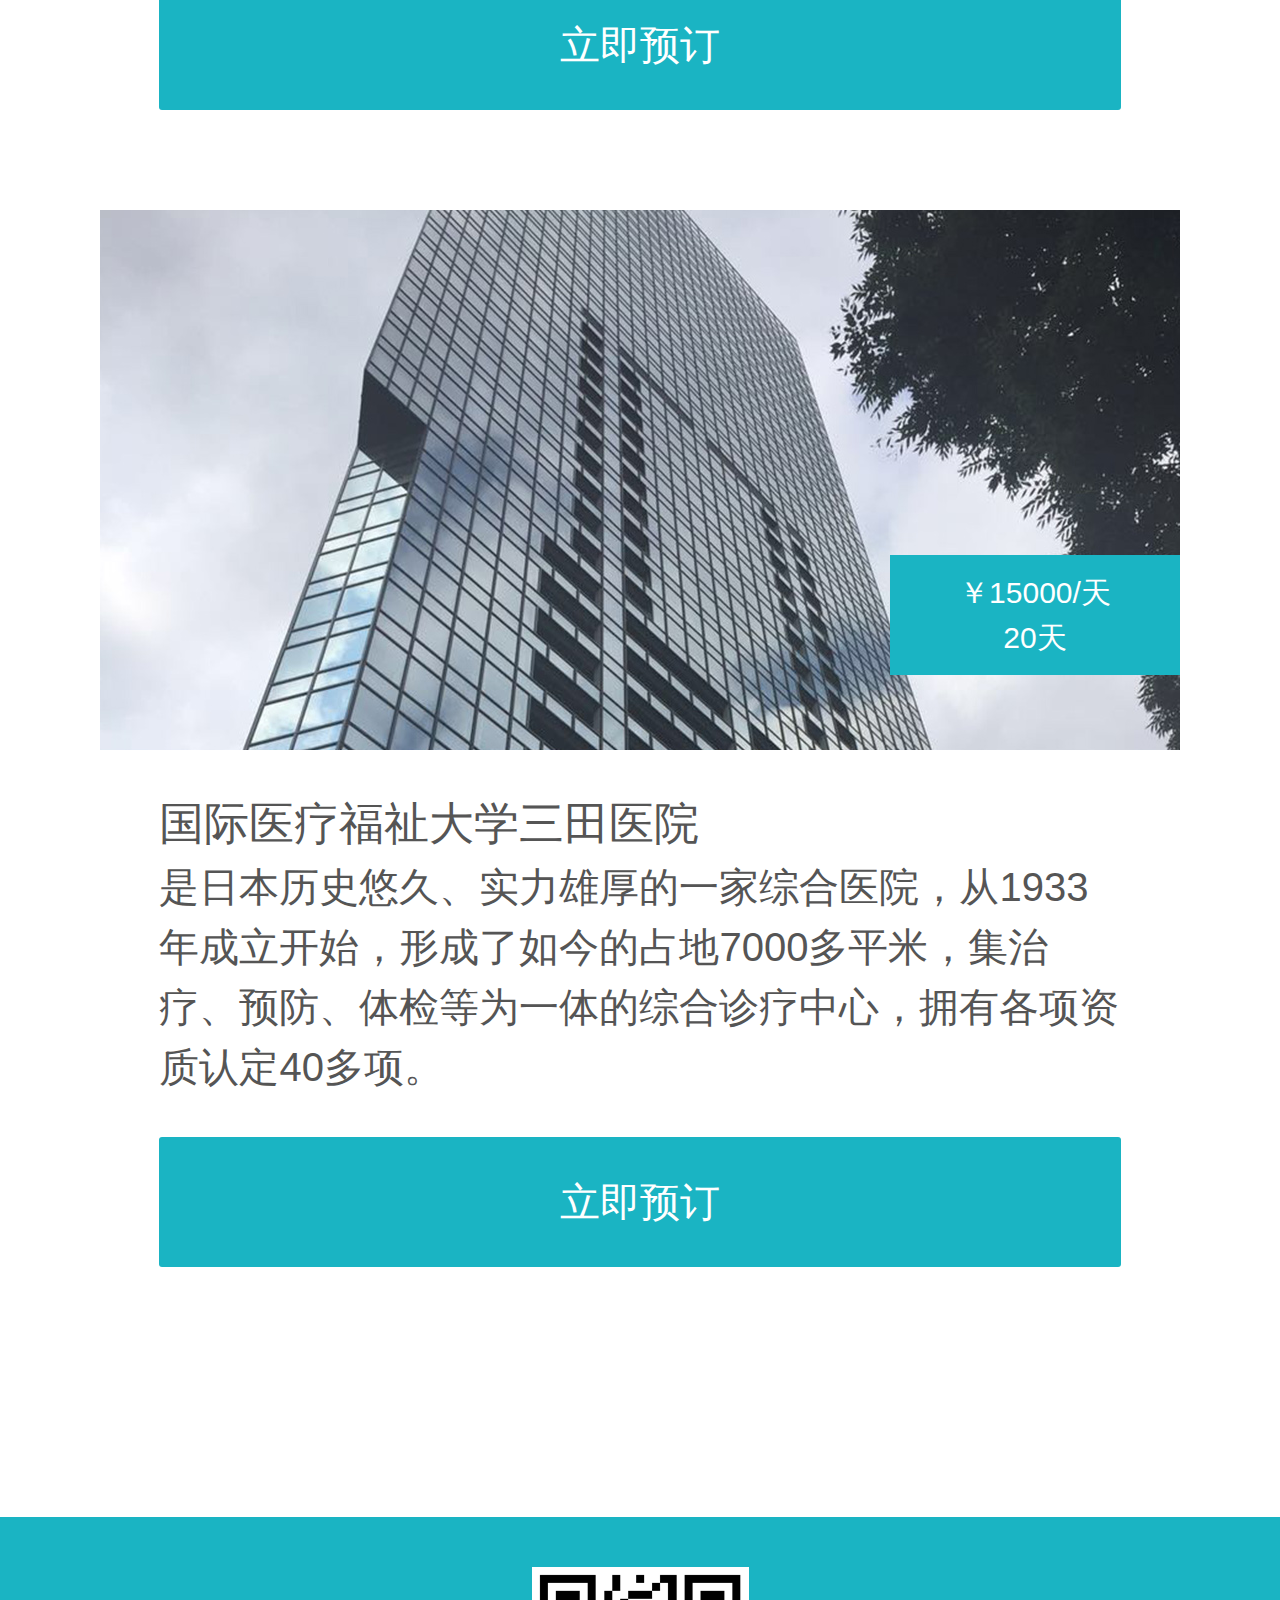
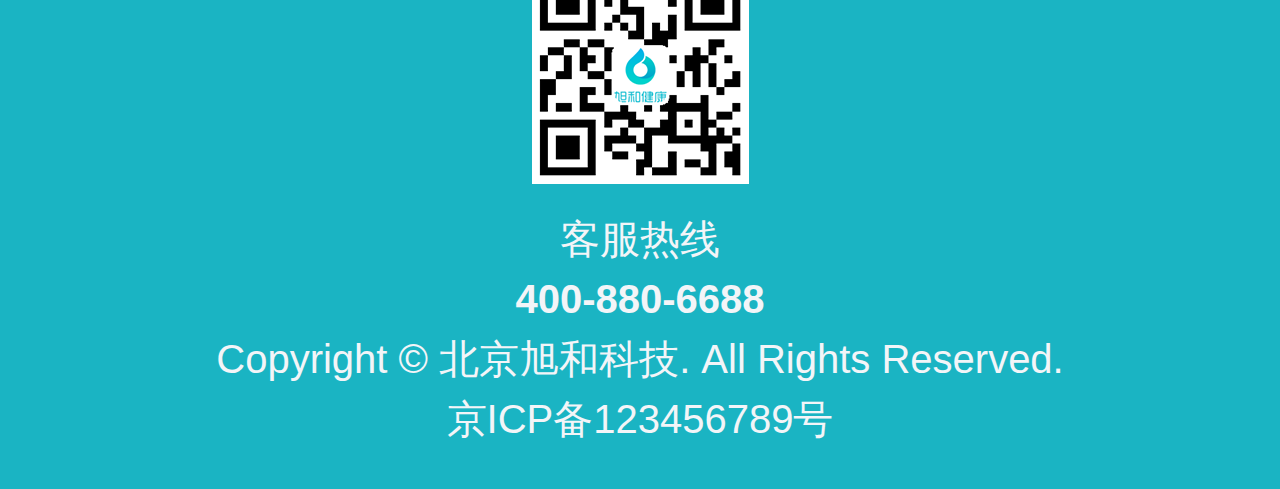
<file: europe.html>
<!DOCTYPE html>
<html>
<head>
    <meta charset="utf-8"/>
    <title>欧洲医疗</title>
    <meta name="viewport" content="width=device-width,initial-scale=1.0,maximum-scale=1.0,user-scalable=no"/>
    <meta name="format-detection" content="telephone=no"/>
    <meta name="format-detection" content="email=no"/>
    <meta name="apple-mobile-web-app-capable" content="yes"/>
    <meta name="apple-mobile-web-app-status-bar-style" content="black"/>
    <link rel="stylesheet" type="text/css" href="css/common.css">
    <link rel="stylesheet" type="text/css" href="css/europe.css">
    <script src="js/common.js"></script>
    <script src="js/jquery-1.12.0.min.js"></script>
    <script src="js/touch.min.js"></script>
</head>
<body>

    <!-- menu -->
    <nav id="menu" class="mm-menu">
        <div class="menu_logo"><a href="#"></a></div>
        <ul class="menu_nav">
            <li><a href="index.html"><i class="iconfont home"></i>首页<i class="iconfont next"></i></a></li>
            <li><a href="japan.html"><i class="iconfont japan"></i>日本医疗<i class="iconfont next"></i></a></li>
            <li><a href="europe.html"><i class="iconfont europe"></i>欧洲医疗<i class="iconfont next"></i></a></li>
            <li><a href="case.html"><i class="iconfont case"></i>医疗案例<i class="iconfont next"></i></a></li>
            <li><a href="about.html"><i class="iconfont about"></i>关于我们<i class="iconfont next"></i></a></li>
        </ul>
    </nav>

    <div class="page">
        <!-- header -->
         <header id="header">
            <h1 class="title">欧洲医疗</h1>
            <a href="#menu" class="iconfont open"></a>
        </header>


        <!-- main -->
        <section class="main">
            <!-- banner -->
            <section class="banner" style="background: url(images/index_banner03.jpg) no-repeat top center; background-size: cover;">
                <a href="#"></a>
            </section>

            <!-- 欧洲医疗 -->
            <section class="medical clearfix">
                <h2>欧洲医疗</h2>
                <div class="medical-desc">
                    <figure>
                        <a href="#">
                            <div class="pic"><img src="images/index_tijian_01.png"></div>
                            <figcaption>基因检测</figcaption>
                        </a>
                    </figure>

                    <figure>
                        <a href="#">
                            <div class="pic"><img src="images/index_tijian_02.png"></div>
                            <figcaption>疗养康复</figcaption>
                        </a>
                    </figure>

                    <figure>
                        <a href="#">
                            <div class="pic"><img src="images/index_tijian_04.png"></div>
                            <figcaption>抗衰老再生</figcaption>
                        </a>
                    </figure>

                    <figure>
                        <a href="#">
                            <div class="pic"><img src="images/index_tijian_05.png"></div>
                            <figcaption>糖尿病治疗</figcaption>
                        </a>
                    </figure>
                </div>
            </section>

            <!-- 瑞士抗衰老 -->
            <section class="tools clearfix">
                <div class="con">
                    <h2>瑞士抗衰老</h2>
                    <p>北欧国家瑞士最令人神往的还是它的各大抗衰老中心。针对每个客人的身体特质和衰老状态，制定个性化抗衰老治疗方案，延缓衰老，调节人体新陈代谢，抵抗疲劳和提高免疫功能，使肌体恢复年轻健康的状态。</p>
                </div>
            </section>

            <!-- 就诊环境 -->
            <section class="hotel clearfix">
                <h2>就诊环境</h2>
                <div class="content">
                    <figure>
                        <img src="images/Europe_hj01.jpg">
                    </figure>

                    <figure>
                        <img src="images/Europe_hj02.jpg">
                    </figure>

                    <figure>
                        <img src="images/Europe_hj03.jpg">
                    </figure>

                    <figure>
                        <img src="images/Europe_hj04.jpg">
                    </figure>
                </div>
            </section>

            <!-- 合作医院 -->
            <section class="hospital clearfix">
                <h2>合作医院</h2>
                <div class="content">
                    <div class="hospital-item">
                        <figure class="pic-box">
                            <img src="images/japan_hezuo01.jpg">
                            <figcaption>￥15000/天<span>20天</span></figcaption>
                        </figure>
                        <div class="hospital-intro">
                            <h3>国际医疗福祉大学三田医院</h3>
                            <p class="abstract">是日本历史悠久、实力雄厚的一家综合医院，从1933年成立开始，形成了如今的占地7000多平米，集治疗、预防、体检等为一体的综合诊疗中心，拥有各项资质认定40多项。</p>
                        </div>
                        <a href="#" class="booking-btn">立即预订</a>
                    </div>

                    <div class="hospital-item">
                        <figure class="pic-box">
                            <img src="images/japan_hezuo02.jpg">
                            <figcaption>￥15000/天<span>20天</span></figcaption>
                        </figure>
                        <div class="hospital-intro">
                            <h3>国际医疗福祉大学三田医院</h3>
                            <p class="abstract">是日本历史悠久、实力雄厚的一家综合医院，从1933年成立开始，形成了如今的占地7000多平米，集治疗、预防、体检等为一体的综合诊疗中心，拥有各项资质认定40多项。</p>
                        </div>
                        <a href="#" class="booking-btn">立即预订</a>
                    </div>
                </div>
            </section>
        </section>

        <!-- footer -->
        <footer class="clearfix">
            <div class="qrcode"><img src="images/qrcode.png"></div>
            <p>客服热线</p>
            <p><strong>400-880-6688</strong></p>
            <p>Copyright © 北京旭和科技. All Rights Reserved. </p>
            <p>京ICP备123456789号</p>
        </footer>
    </div>

<script type="text/javascript">
    //侧栏导航
    touch.on('.open', ' tap', function(){
      menuSilder();
    });      

    //导航滑动
    function menuSilder(){
         var $width = $('#menu').width();
         var speed = 400;

        $('#menu').css('height','100%');

        if ($('.page').position().left>=0) {
            $('html').addClass('mm-html');
            $('.page').animate({
                left: -$width+'px', 
            },speed);            
        }else{
            $('.page').animate({
                left: 0,
            },speed,function(){
                $('html').removeClass('mm-html');
            });
        }
    } 
</script>
</body>
</html>
</file>
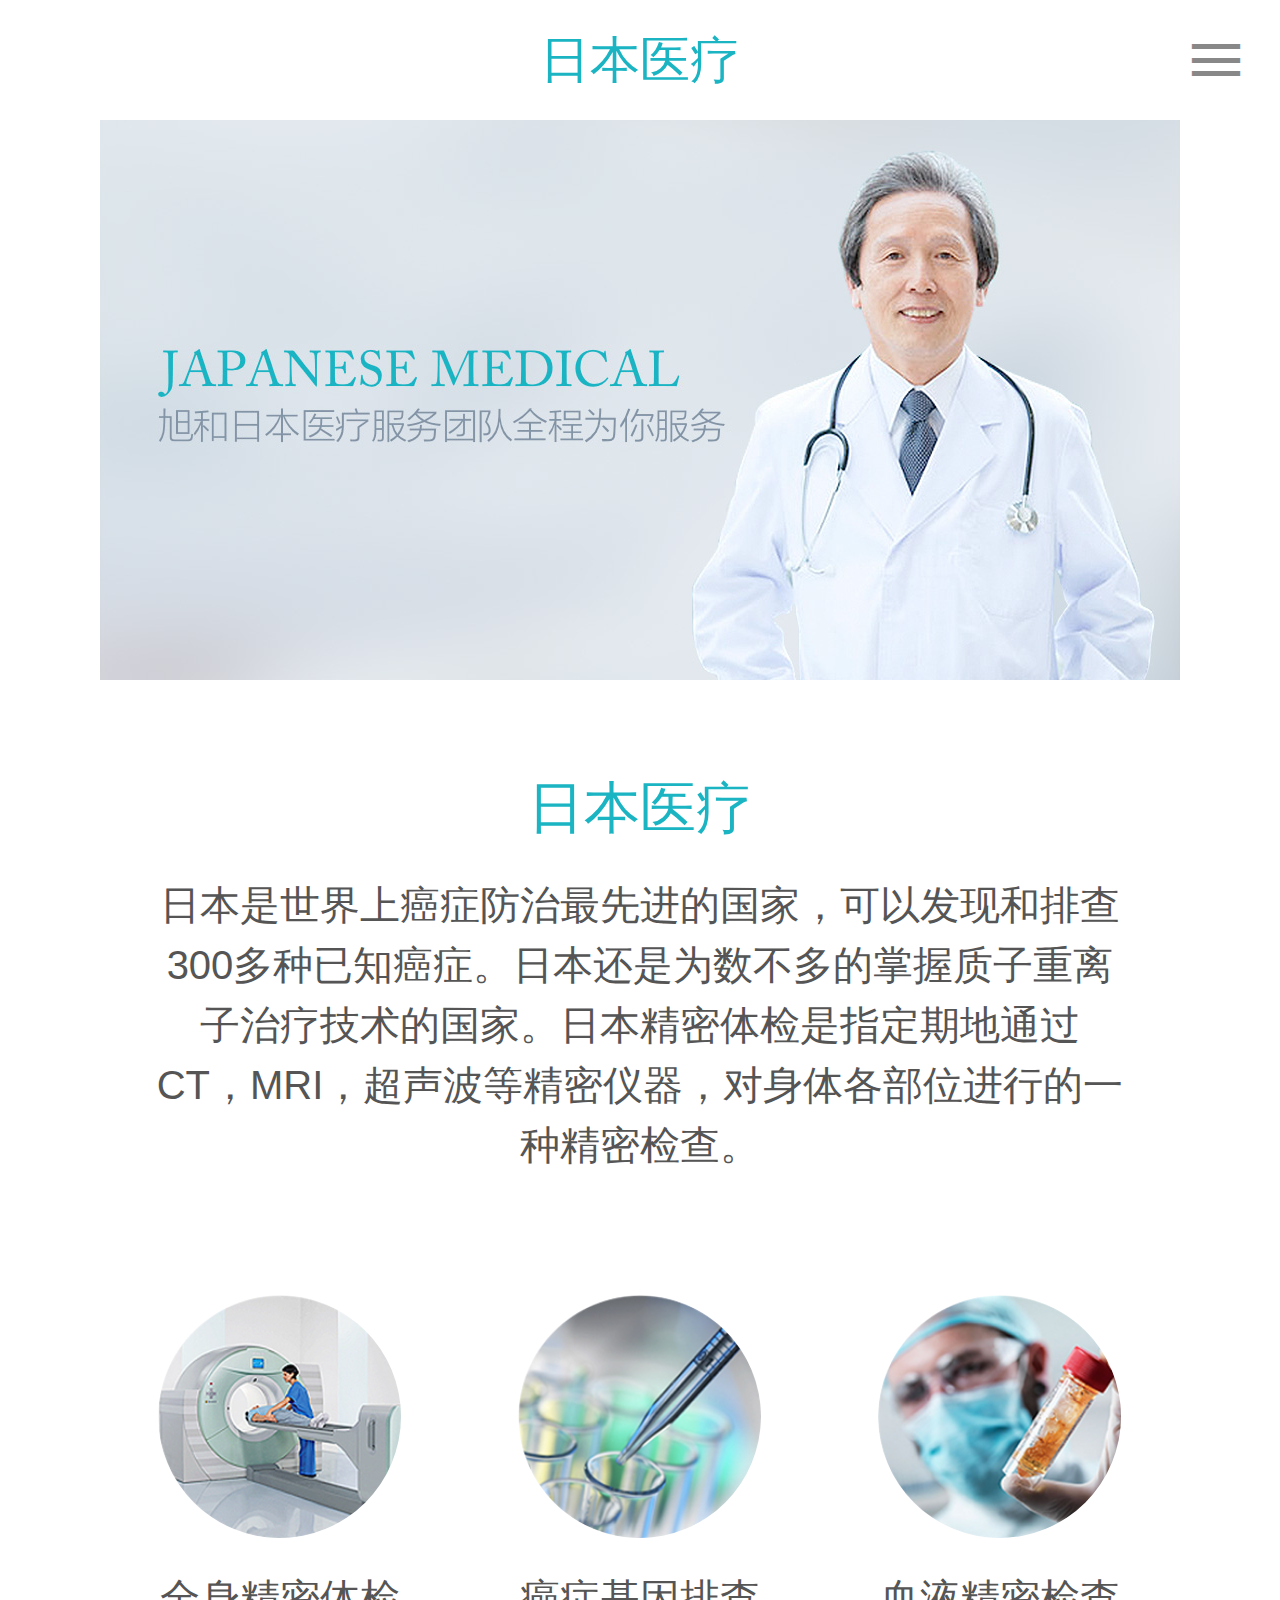
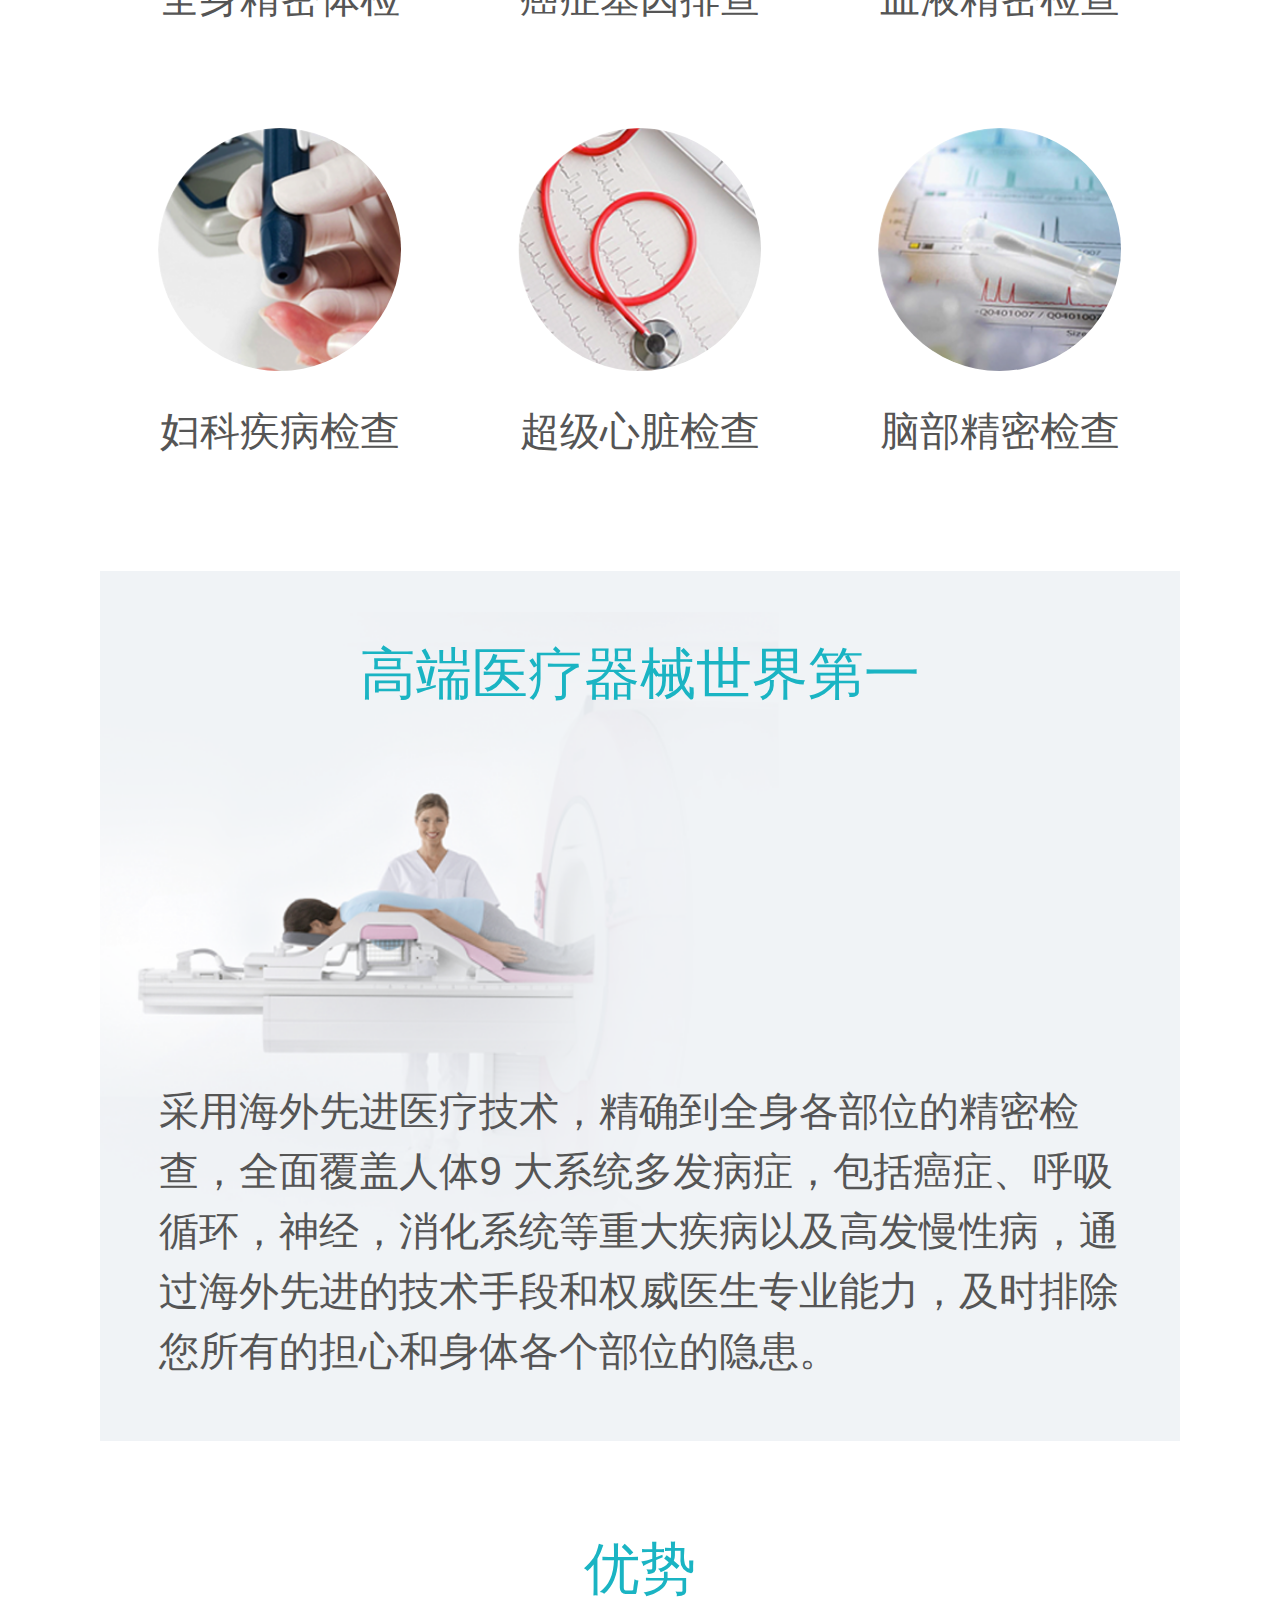
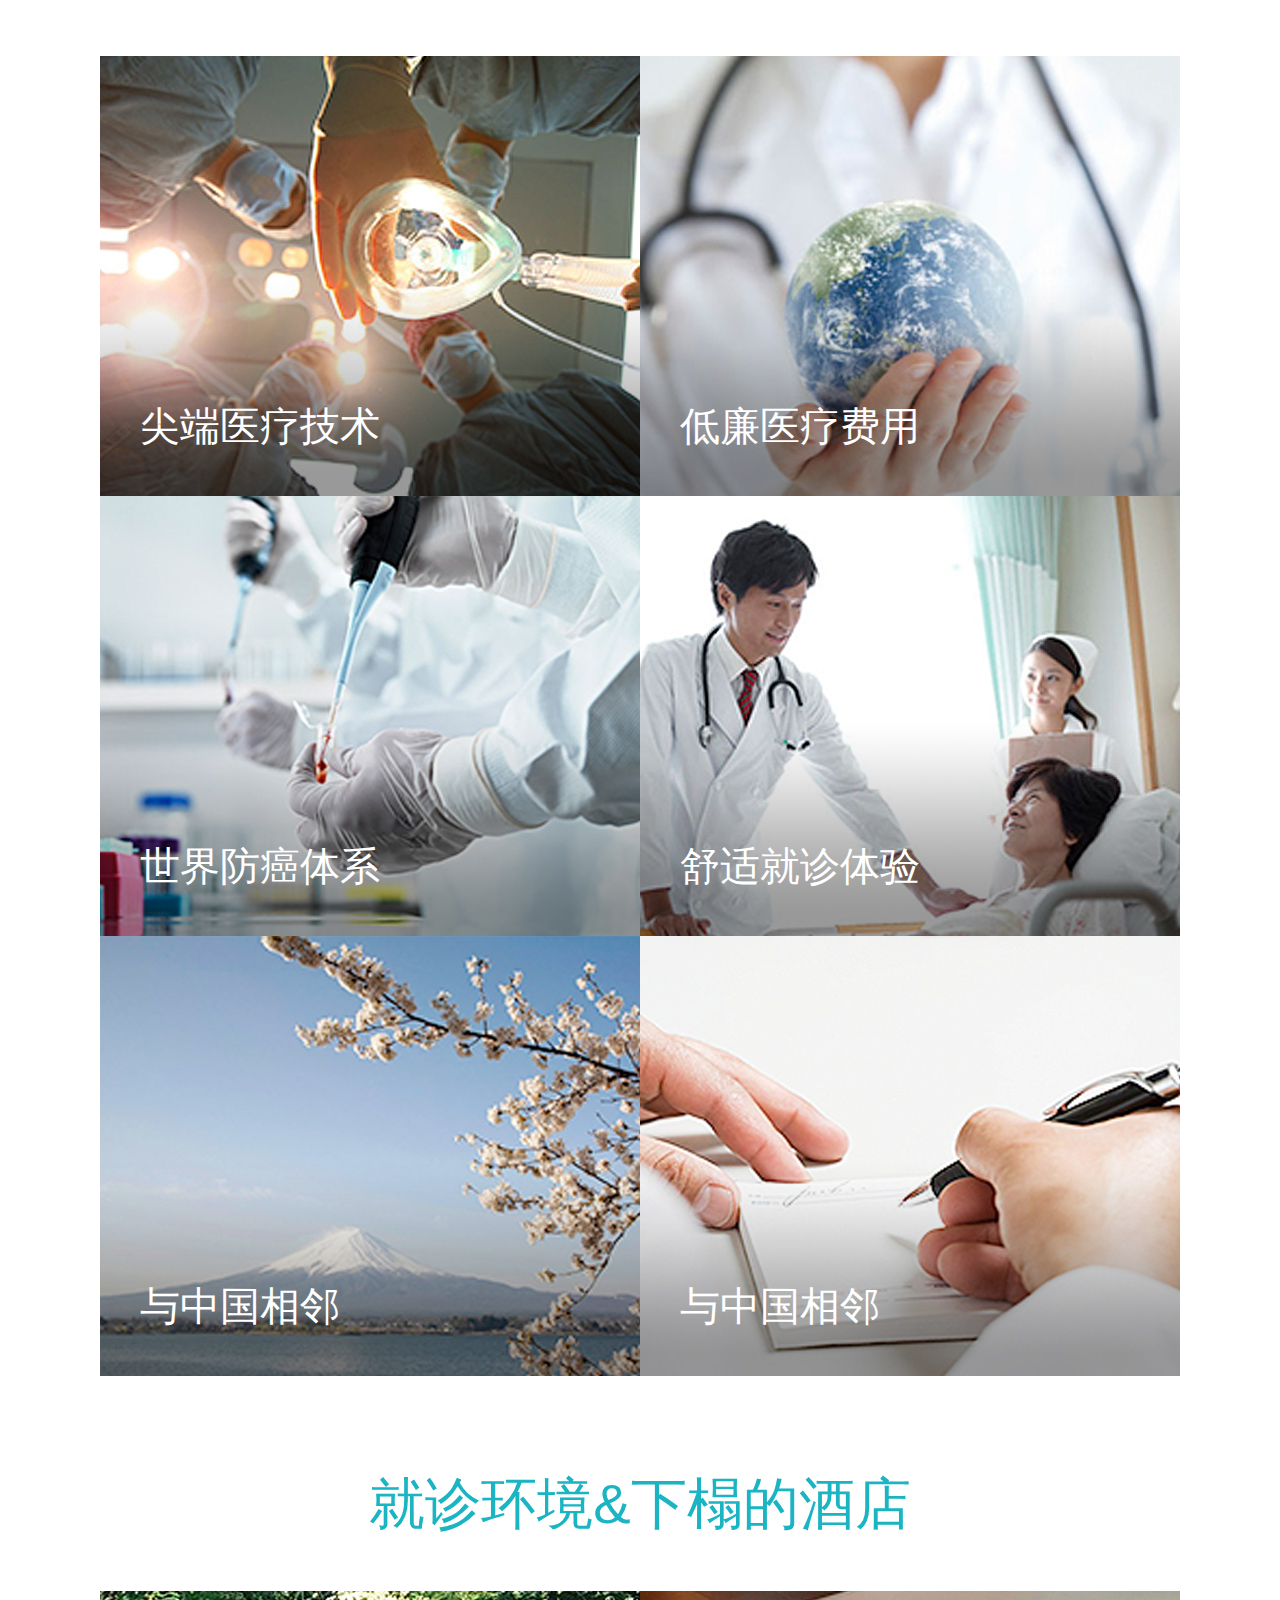
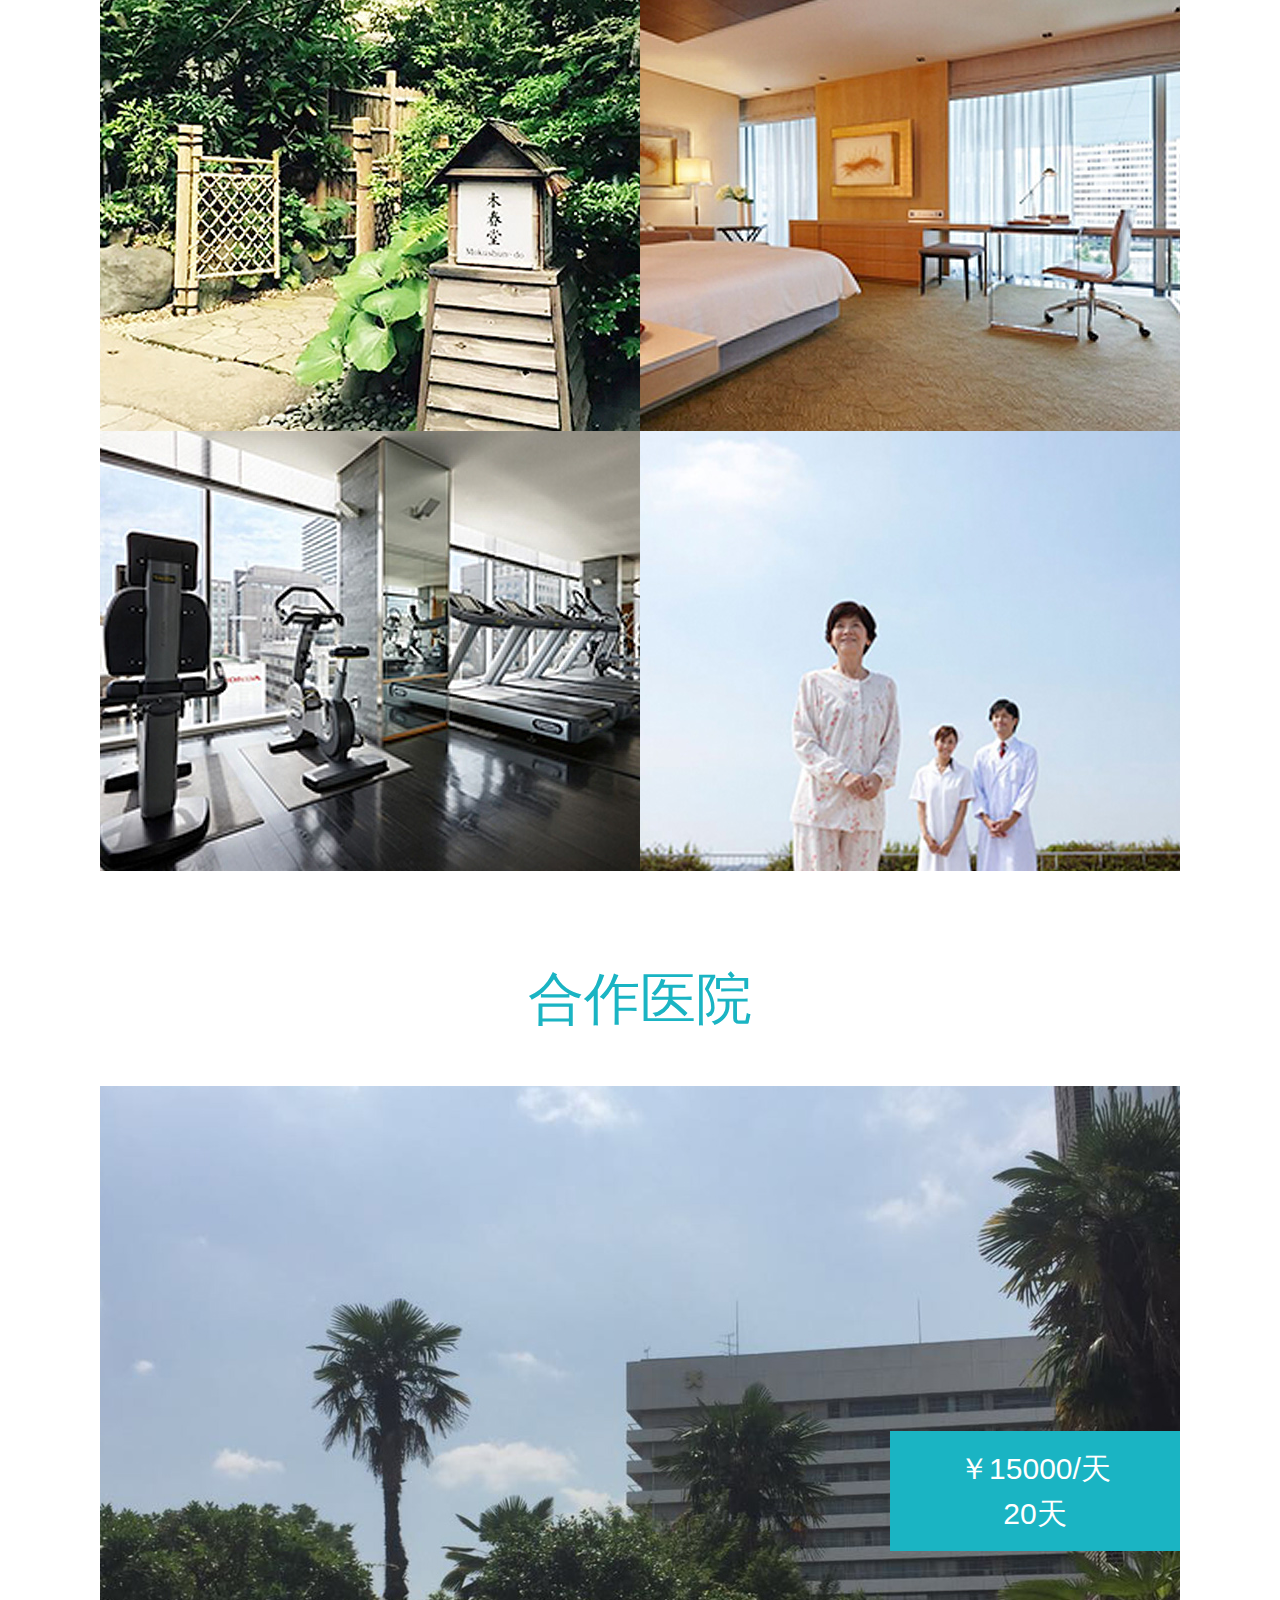
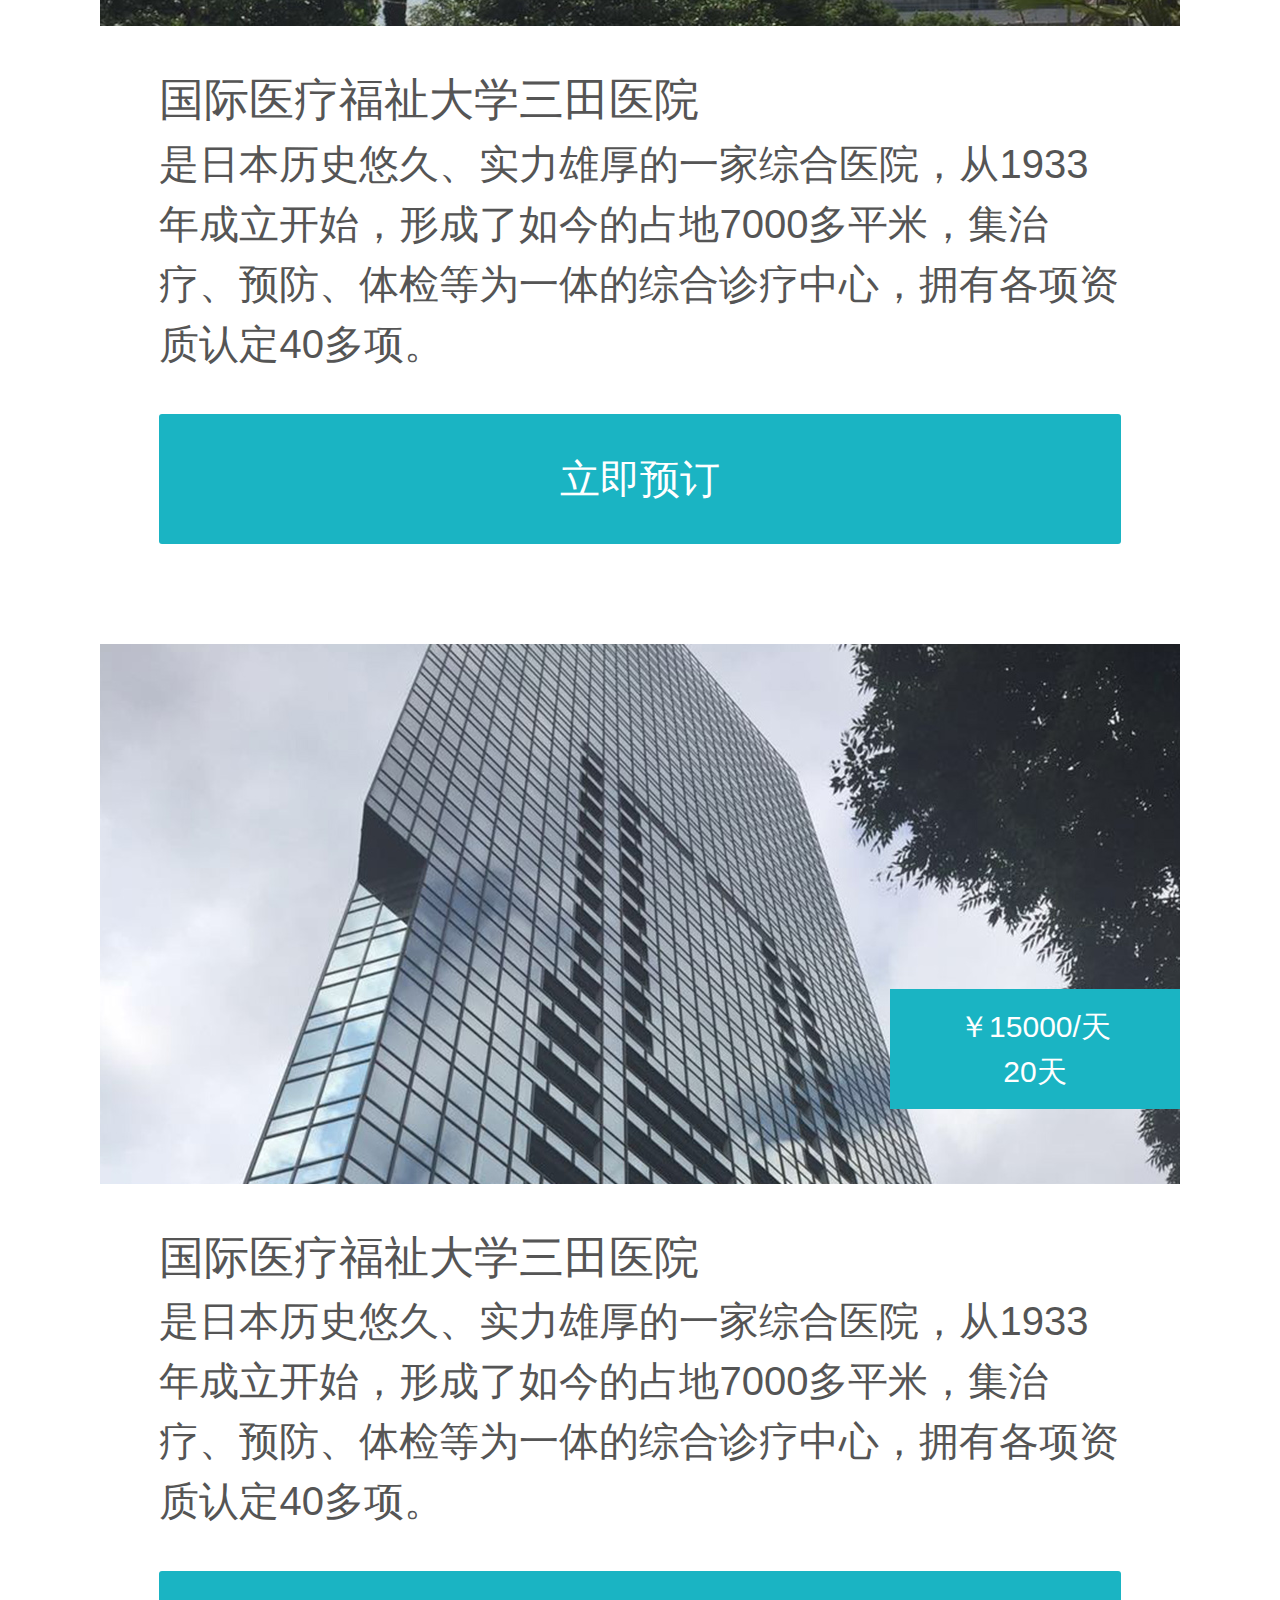
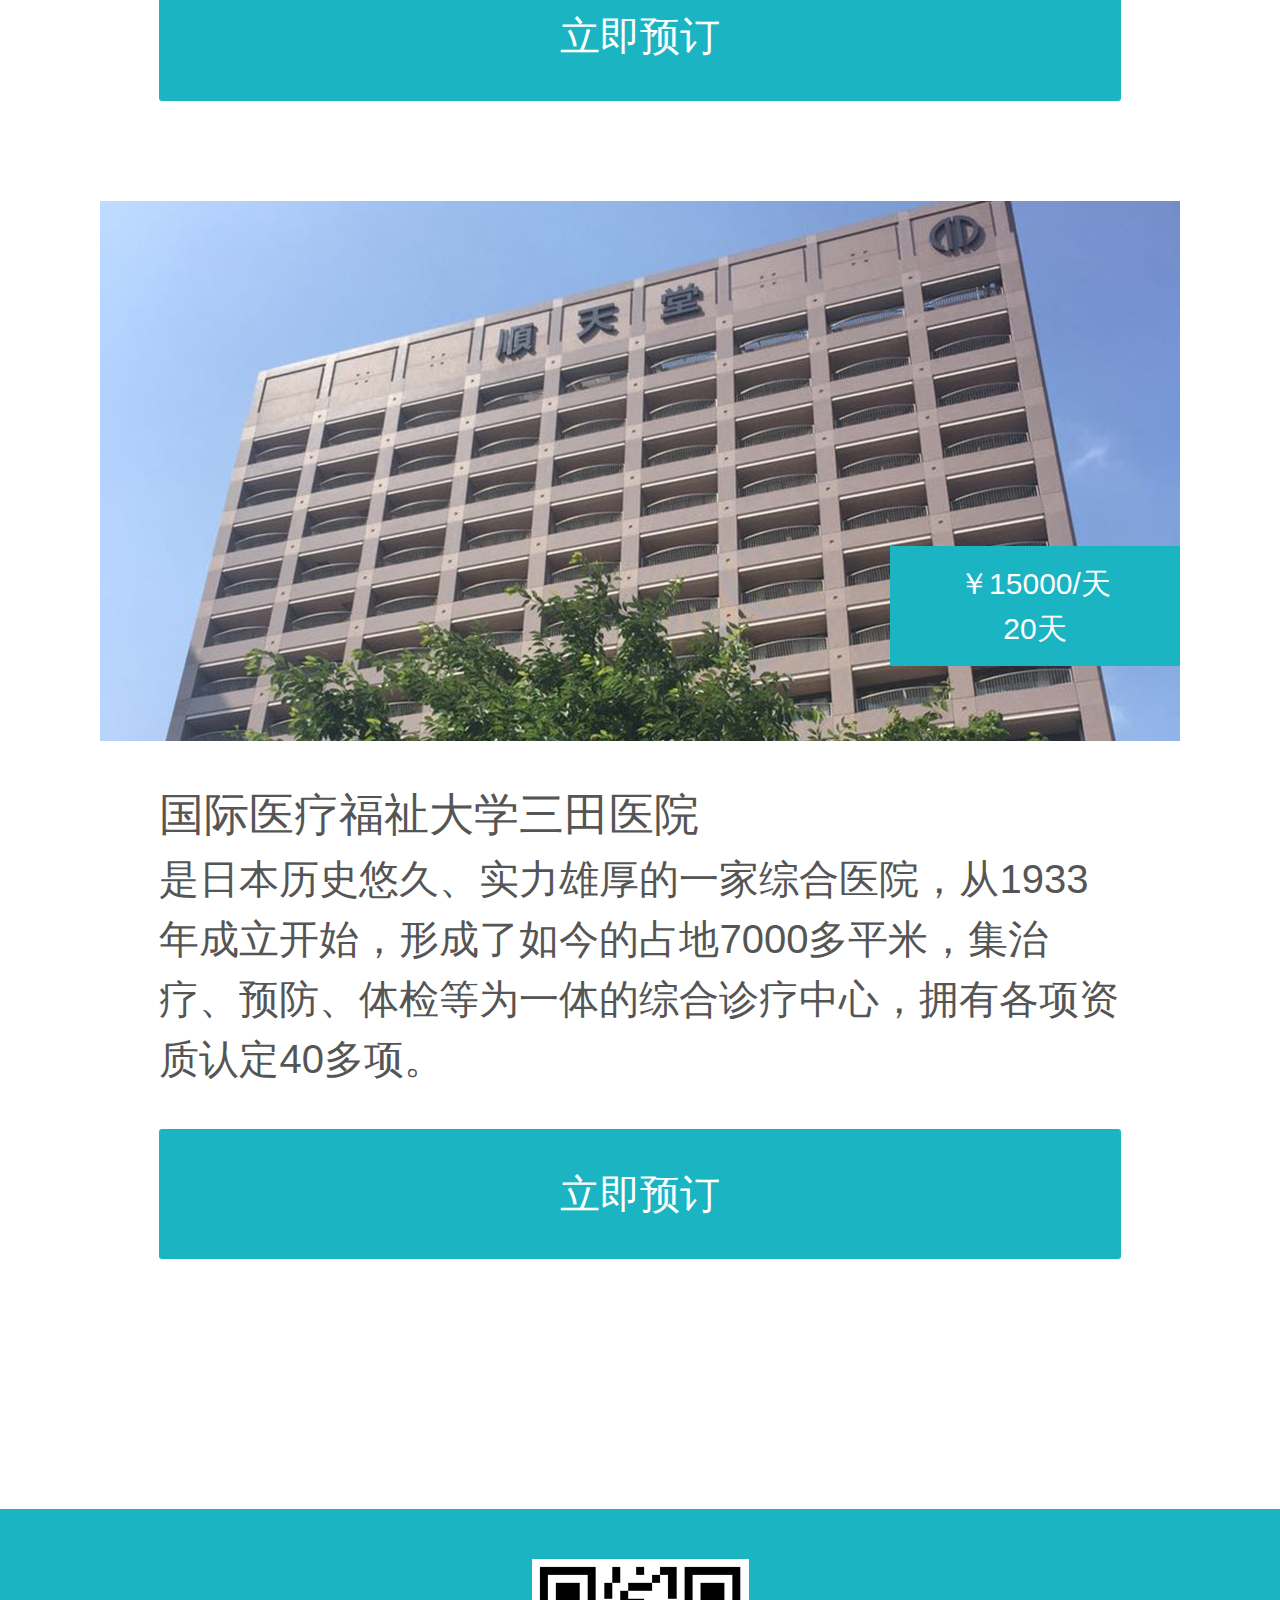
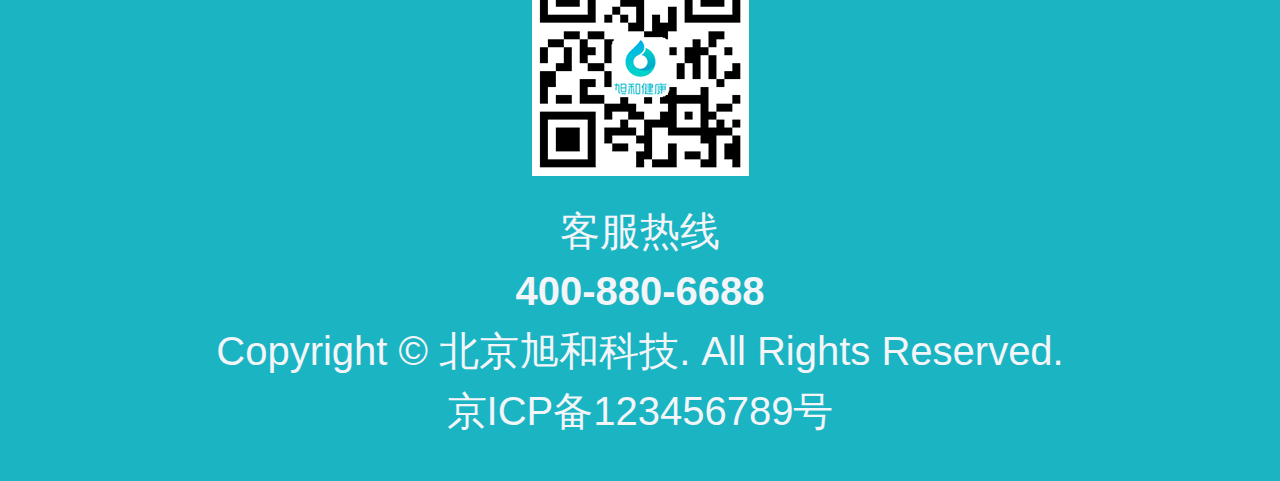
<file: japan.html>
<!DOCTYPE html>
<html>
<head>
    <meta charset="utf-8"/>
    <title>日本体验</title>
    <meta name="viewport" content="width=device-width,initial-scale=1.0,maximum-scale=1.0,user-scalable=no"/>
    <meta name="format-detection" content="telephone=no"/>
    <meta name="format-detection" content="email=no"/>
    <meta name="apple-mobile-web-app-capable" content="yes"/>
    <meta name="apple-mobile-web-app-status-bar-style" content="black"/>
    <link rel="stylesheet" type="text/css" href="css/common.css">
    <link rel="stylesheet" type="text/css" href="css/japan.css">
    <script src="js/common.js"></script>
    <script src="js/jquery-1.12.0.min.js"></script>
    <script src="js/touch.min.js"></script>
</head>
<body>
    <!-- menu -->
    <nav id="menu" class="mm-menu">
        <div class="menu_logo"><a href="#"></a></div>
        <ul class="menu_nav">
            <li><a href="index.html"><i class="iconfont home"></i>首页<i class="iconfont next"></i></a></li>
            <li><a href="japan.html"><i class="iconfont japan"></i>日本医疗<i class="iconfont next"></i></a></li>
            <li><a href="europe.html"><i class="iconfont europe"></i>欧洲医疗<i class="iconfont next"></i></a></li>
            <li><a href="case.html"><i class="iconfont case"></i>医疗案例<i class="iconfont next"></i></a></li>
            <li><a href="about.html"><i class="iconfont about"></i>关于我们<i class="iconfont next"></i></a></li>
        </ul>
    </nav>


    <div class="page">
     <!-- header -->
     <header id="header">
        <h1 class="title">日本医疗</h1>
        <a href="#menu" class="iconfont open"></a>
    </header>
    
    <!-- main -->
    <section class="main">
        <!-- banner -->
        <section class="banner" style="background: url(images/index_banner02.jpg) no-repeat top center; background-size: cover;">
            <a href="#"></a>
        </section>

        <!-- 日本医疗 -->
        <section class="medical clearfix">
            <div class="medical-info">
                <h2>日本医疗</h2>
                <p>日本是世界上癌症防治最先进的国家，可以发现和排查300多种已知癌症。日本还是为数不多的掌握质子重离子治疗技术的国家。日本精密体检是指定期地通过CT，MRI，超声波等精密仪器，对身体各部位进行的一种精密检查。</p>
            </div>
            <div class="medical-desc">
                <figure>
                    <a href="#">
                        <div class="pic"><img src="images/index_tijian_01.png"></div>
                        <figcaption>全身精密体检</figcaption>
                    </a>
                </figure>

                <figure>
                    <a href="#">
                        <div class="pic"><img src="images/index_tijian_02.png"></div>
                        <figcaption>癌症基因排查</figcaption>
                    </a>
                </figure>

                <figure>
                    <a href="#">
                        <div class="pic"><img src="images/index_tijian_03.png"></div>
                        <figcaption>血液精密检查</figcaption>
                    </a>
                </figure>

                <figure>
                    <a href="#">
                        <div class="pic"><img src="images/index_tijian_04.png"></div>
                        <figcaption>妇科疾病检查</figcaption>
                    </a>
                </figure>

                <figure>
                    <a href="#">
                        <div class="pic"><img src="images/index_tijian_05.png"></div>
                        <figcaption>超级心脏检查</figcaption>
                    </a>
                </figure>

                <figure>
                    <a href="#">
                        <div class="pic"><img src="images/index_tijian_06.png"></div>
                        <figcaption>脑部精密检查</figcaption>
                    </a>
                </figure>
            </div>
        </section>

        <!-- 高端医疗器械世界第一 -->
        <section class="tools clearfix">
            <h2>高端医疗器械世界第一</h2>
            <p>采用海外先进医疗技术，精确到全身各部位的精密检查，全面覆盖人体9 大系统多发病症，包括癌症、呼吸循环，神经，消化系统等重大疾病以及高发慢性病，通过海外先进的技术手段和权威医生专业能力，及时排除您所有的担心和身体各个部位的隐患。</p>
        </section>

        <!-- 优势 -->
        <section class="strengths clearfix">
            <h2>优势</h2>
            <div class="content">
                <figure>
                    <img src="images/japan_youshi01.jpg">
                    <figcaption>尖端医疗技术</figcaption>
                </figure>

                <figure>
                    <img src="images/japan_youshi02.jpg">
                    <figcaption>低廉医疗费用</figcaption>
                </figure>

                <figure>
                    <img src="images/japan_youshi03.jpg">
                    <figcaption>世界防癌体系</figcaption>
                </figure>

                <figure>
                    <img src="images/japan_youshi04.jpg">
                    <figcaption>舒适就诊体验</figcaption>
                </figure>

                <figure>
                    <img src="images/japan_youshi05.jpg">
                    <figcaption>与中国相邻</figcaption>
                </figure>

                <figure>
                    <img src="images/japan_youshi06.jpg">
                    <figcaption>与中国相邻</figcaption>
                </figure>
            </div>
        </section>

        <!-- 就诊环境&下榻的酒店 -->
        <section class="hotel clearfix">
            <h2>就诊环境&amp下榻的酒店</h2>
            <div class="content">
                <figure>
                    <img src="images/japan_huanjing01.jpg">
                </figure>

                <figure>
                    <img src="images/japan_huanjing02.jpg">
                </figure>

                <figure>
                    <img src="images/japan_huanjing03.jpg">
                </figure>

                <figure>
                    <img src="images/japan_huanjing04.jpg">
                </figure>
            </div>
        </section>

        <!-- 合作医院 -->
        <section class="hospital clearfix">
            <h2>合作医院</h2>
            <div class="content">
                <div class="hospital-item">
                    <figure class="pic-box">
                        <img src="images/japan_hezuo01.jpg">
                        <figcaption>￥15000/天<span>20天</span></figcaption>
                    </figure>
                    <div class="hospital-intro">
                        <h3>国际医疗福祉大学三田医院</h3>
                        <p class="abstract">是日本历史悠久、实力雄厚的一家综合医院，从1933年成立开始，形成了如今的占地7000多平米，集治疗、预防、体检等为一体的综合诊疗中心，拥有各项资质认定40多项。</p>
                    </div>
                    <a href="#" class="booking-btn">立即预订</a>
                </div>

                <div class="hospital-item">
                    <figure class="pic-box">
                        <img src="images/japan_hezuo02.jpg">
                        <figcaption>￥15000/天<span>20天</span></figcaption>
                    </figure>
                    <div class="hospital-intro">
                        <h3>国际医疗福祉大学三田医院</h3>
                        <p class="abstract">是日本历史悠久、实力雄厚的一家综合医院，从1933年成立开始，形成了如今的占地7000多平米，集治疗、预防、体检等为一体的综合诊疗中心，拥有各项资质认定40多项。</p>
                    </div>
                    <a href="#" class="booking-btn">立即预订</a>
                </div>

                <div class="hospital-item">
                    <figure class="pic-box">
                        <img src="images/japan_hezuo03.jpg">
                        <figcaption>￥15000/天<span>20天</span></figcaption>
                    </figure>
                    <div class="hospital-intro">
                        <h3>国际医疗福祉大学三田医院</h3>
                        <p class="abstract">是日本历史悠久、实力雄厚的一家综合医院，从1933年成立开始，形成了如今的占地7000多平米，集治疗、预防、体检等为一体的综合诊疗中心，拥有各项资质认定40多项。</p>
                    </div>
                    <a href="#" class="booking-btn">立即预订</a>
                </div>
            </div>
        </section>
    </section>

    <!-- footer -->
    <footer class="clearfix">
        <div class="qrcode"><img src="images/qrcode.png"></div>
        <p>客服热线</p>
        <p><strong>400-880-6688</strong></p>
        <p>Copyright © 北京旭和科技. All Rights Reserved. </p>
        <p>京ICP备123456789号</p>
    </footer>
</div>

<script type="text/javascript">
    //侧栏导航
    touch.on('.open', ' tap', function(){
      menuSilder();
    });  

    //导航滑动
    function menuSilder(){
        var $width = $('#menu').width();
        var speed = 400;

        $('#menu').css('height','100%');

        if ($('.page').position().left>=0) {
            $('html').addClass('mm-html');
            $('.page').animate({
                left: -$width+'px', 
            },speed);            
        }else{
            $('.page').animate({
                left: 0,
            },speed,function(){
                $('html').removeClass('mm-html');
            });
        }
    } 
</script>
</body>
</html>
</file>
<file: css/common.css>
html,body,div,span,applet,object,iframe,h1,h2,h3,h4,h5,h6,p,blockquote,pre,a,abbr,acronym,address,big,cite,code,del,dfn,em,font,img,ins,kbd,q,s,samp,small,strike,strong,sub,sup,tt,var,dl,dt,dd,ol,ul,li,fieldset,form,label,legend,table,caption,tbody,tfoot,thead,tr,th,td,section, article, aside, header, footer, nav, dialog, figure,menu,hgroup,iframe{
 margin:0; padding:0; border:0; -webkit-font-smoothing:antialiased; font-family:Tahoma, Helvetica, "Microsoft Yahei", "微软雅黑", Arial, STHeiti;; 
}
html{ -webkit-text-size-adjust:none;}
body{ font-size:12px; line-height:24px; background:#fff;  -webkit-font-smoothing: antialiased; -moz-font-smoothing: antialiased;  font-smoothing: antialiased;  color:#333;}
input,textarea{ resize:none; font-family:"Microsoft YaHei"; border-radius:0; background: #fff;border: 0; -webkit-appearance: none;}
img{ border:none;vertical-align:middle; -ms-interpolation-mode: bicubic; max-width:100%;}
ul,li{ list-style:none;}
a{ text-decoration:none; color:#333; outline:none; -webkit-transition: color 0.3s ease; transition: color 0.3s ease; }
input:focus,textarea:focus{ outline:none; }
::selection{ background:none; color:#333;}
::-moz-selection{ background:none; color:#333;}
::-webkit-selection{ background:none; color:#333;}

/* 清除浮动 */ 
.clearfix:before,.clearfix:after{
    content: "";
    display: table;
}

.clearfix:after{
    clear: both;
    overflow: hidden;
}

.clearfix{
    zoom:1; /*for IE6 IE7*/
}





/*common*/
@font-face {font-family: 'iconfont';
src: url(../iconfont/iconfont.eot); /* IE9*/
src: url('../iconfont/iconfont.eot?#iefix') format('embedded-opentype'), /* IE6-IE8 */
url('../iconfont/iconfont.woff') format('woff'), /* chrome、firefox */
url('../iconfont/iconfont.ttf') format('truetype'), /* chrome、firefox、opera、Safari, Android, iOS 4.2+*/
url('../iconfont/iconfont.svg') format('svg'); /* iOS 4.1- */
}

.iconfont{
    font-family:"iconfont" !important;
    font-size:16px;font-style:normal;
    -webkit-font-smoothing: antialiased;
    -webkit-text-stroke-width: 0.2px;
    -moz-osx-font-smoothing: grayscale;
}

body{
    margin: 0 auto;
    font-family: Tahoma, Helvetica, "Microsoft Yahei", "微软雅黑", Arial, STHeiti;
    color: #333;
    font-size: 0.4rem;
    line-height: 1.5;
    background: #fff;
    -webkit-tap-highlight-color:rgba(0,0,0,0);
}

.page{
    position: relative;
    top: 0;
    left: 0;
    z-index: 1000;
    margin: 0 auto;
    background: #fff;
}

/*header*/
#header{
    width: 100%;
    height: 1.2rem;
    margin: 0 auto;
    text-align: center;
    line-height: 1.2rem;
}

#header .logo{
    display: inline-block;
    width: 1.59rem;
    height: 0.71rem;
    margin: 0.24rem auto;
    background: url(../images/logo.png) no-repeat;
    background-size: contain;
}

#header .open{
    position: absolute;
    right: 0.4rem;
    font-size: 0.48rem;
    color: #888;
}

#header .open:before{ content: "\e60a"; }


/*menu*/
.mm-html body{
    position: relative;
}


#menu{
    width: 5.4rem;
}

.mm-menu{
    position: absolute;
    top: 0;
    right: 0;
    overflow: auto;
    background: #424242;
}

.menu_logo{
    width: 1.78rem;
    height: 1.83rem;
    margin: 0.3rem auto 0.7rem;
    background: url(../images/menu_logo.png) no-repeat;
    background-size: contain;
}

.menu_nav {
    width: 100%;
}

.menu_nav li{
    width: 100%;
    height: 1.2rem;
    margin-top: 0.24rem;
    line-height: 1.2rem;;
    font-size: 0.4rem;
}

.menu_nav li a{
    position: relative;
    display: block;
    width: 100%;
    height: 100%;
    color: #fff;
    transition: background-color ease-in-out 0.3s;
}

.menu_nav li a i{font-size: 0.4rem;margin: 0 0.25rem 0 0.45rem;}
.menu_nav li a .home:before{ content: "\e602" ;}
.menu_nav li a .japan:before{ content: "\e601" ;}
.menu_nav li a .europe:before{ content: "\e601" ;}
.menu_nav li a .case:before{ content: "\e601" ;}
.menu_nav li a .about:before{ content: "\e600" ;}
.menu_nav li a .next:before{ content: "\e605" ; position: absolute; right: 0.4rem;}

.menu_nav li a:hover{
    background: #1ab4c3;
}


/*footer*/
footer{
    width: 100%;
    padding-bottom: 0.4rem;
    color: #f3f5f8;
    background: #1ab4c3;
}

footer .qrcode{
    width: 2.17rem;
    height: 2.17rem;
    margin: 0.5rem auto 0.25rem;
}

footer .qrcode img{
    display: block;
    width: 100%;
    height: 100%;
}

footer p{
    line-height: 1.5;
    text-align: center;
}

footer p strong{
    line-height: 0.5rem;
}
</file>
<file: css/index.css>
/*main*/
.main{
    max-width: 1080px;
    margin: 0 auto;
    color: #555;
}

.main a{
    color: #555;
}

.main h2{
    height: 1.35rem;
    font-size: 0.56rem;
    line-height:  1.35rem;
    text-align: center;
    font-weight: 500;
    color: #1ab4c3;
}

.main .content figure a{
    display: block;
    width: 100%;
    height: 100%;
}


/*banner*/
.swiper-container{
    position: relative;
    height: 5.6rem;
    margin: 0 auto;    
    overflow: hidden;
    z-index: 1;
}

.swiper-wrapper{
    position: relative;
    width: 100%;
    height: 100%;
    z-index: 1;
    display:flex;
    -webkit-transition-property: -webkit-transform;
    transition-property: transform;
    box-sizing:content-box;
}

.swiper-slide{
    -webkit-flex-shrink:0;
    flex-shrink:0;
    width: 100%;
    height: 100%;
}

.swiper-container-android .swiper-slide, .swiper-wrapper{
    -webkit-transform: translate3d(0,0,0);
    transform: translate3d(0,0,0);
}

.swiper-pagination{
    text-align: center;
    -webkit-transition: 0.3s;
    transition: 0.3s;
    -webkit-transform: translate3d(0,0,0);
    transform: translate3d(0,0,0);
    z-index: 10;
    text-align: center;
}
 
.swiper-pagination-bullet{
    display: inline-block;
    width: 0.2rem;
    height: 0.2rem;
    margin:0 0.1rem;
    border-radius: 50%;
    background: #ddd;
    box-sizing: border-box;
}

.swiper-pagination-bullet-active{
    background-color: #1ab4c3;
}


/*physical*/
.physical{
    margin-top: 0.6rem;
}

.physical-info{
    width: 89%;
    margin: 0 auto;
    text-align: center;
}

.physical-info p{
    line-height: 1.5;
}

.physical-desc{
    width: 100%;
    margin-top: 0.7rem;
}

.physical-desc figure{
    float: left;
    width: 22.5%;
    margin: 0.5rem 5.416666%;
    text-align: center;
}

.physical-desc figure .pic{
    width: 100%;
    height: 2.43rem;
    margin-bottom: 0.3rem;
    border-radius: 50%;
    overflow: hidden;
}

.physical-desc figure .pic img{
    display: block;
    width: 100%;
    height: 100%;
}


/*butler*/
.butler{
    clear: both;
    margin-top: 0.6rem;
}

.butler .content{
    margin-top: 0.25rem;
}

.butler .content figure{
    position: relative;
    float: left;
    width: 50%;
    height: 4.4rem;
    overflow: hidden;
}

.butler .content figure img{
    display: block;
    width: 100%;
    height: 100%;
}

.butler .content figure figcaption{
    position: absolute;
    left: 0.4rem;
    bottom: 0.4rem;
    z-index: 100;
    color: #fff;
    font-size: 0.34rem;
}

.butler .content figure figcaption span{
    display: block;
    font-size: 0.45rem;
    line-height: 0.8rem;
}

/*expert*/
.expert{
    clear: both;
    margin-top: 0.6rem;
}

.expert .content figure{
    float: left;
    width: 26%;
    margin: 0.5rem 3.666% 0;
    text-align: center;
}

.expert .content figure .pic{
    width: 100%;
    height: 2.808rem;
    border-radius: 50%;
    overflow: hidden;
}

.expert .content figure .pic img{
    display: block;
    width: 100%;
    height: 100%;
}

.expert .content figure figcaption{
    height: 0.88rem;
    line-height: 0.88rem;
}


/*health-data*/
.health-data{
    clear: both;
    margin-top: 0.6rem;
}

.health-data p{
    width: 89%;
    margin: 0 auto;
    text-align: center;
    line-height: 1.5;
}


/*online-ask*/
.online-ask{
    width: 100%;
    margin: 0.8rem auto 1.4rem;
}

.online-ask form{
    width: 9.6rem;
    margin: 0 auto;
}

.online-ask form ul li{
    position: relative;
    width: 100%;
    margin-bottom: 0.4rem;
    line-height: 1.1rem;
    box-sizing: border-box;
}

.online-ask form ul li .txt{ 
    width: 100%;
    height: 1.1rem;
    padding: 0;
    font-size: 0.4rem;
    line-height: 1.1rem;
    text-indent: 0.33rem;
    border: 1px solid #cfcfcf;
}

.online-ask form ul li .submit{
    width: 100%;
    height: 1.1rem;
    padding: 0;
    color: #fff;
    font-size: 0.4rem;
    line-height: 1.1rem;
    border:none;
    vertical-align: middle;
    background: #1ab4c3;
    cursor: pointer;
}

.online-ask form ul li .select-txt{
    cursor: pointer;
    position: relative;
}

.online-ask form ul li .select-down{
    display: block;
    position: absolute;
    top: 50%;
    right: 0.4rem;
    margin-top: -0.05rem;
    margin-right: -0.09rem;
    width: 0.19rem;
    height: 0.10rem;
    background: url(../images/select.png) no-repeat;
    background-size: cover;
    -webkit-transition: -webkit-transform 0.2s ease-in-out;
    transition: transform 0.2s ease-in-out;
}

.online-ask form ul li .select-up{
    -webkit-transition: -webkit-transform 0.2s ease-in-out;
    transition: transform 0.2s ease-in-out;
    -webkit-transform: rotate(180deg); 
    transform: rotate(180deg); 
}


#serve-container{
    position: absolute;
    top: 1.1rem;
    left: 0;
    z-index: 1000;
    width: 100%;
    background: #f3f3f3;
    border: 1px solid #dfdfdf;
    display: none;
}

#serve-container ul .option{
    color: #333;
    font-size: 0.4rem;
    text-indent: 0.33rem;
    margin: 0;
    border: none;
    cursor: pointer;
}
</file>
<file: css/about.css>
/*header*/
#header .title{
    display: inline-block;
    color: #1ab4c3;
    font-size: 0.5rem;
    font-weight: normal;
    text-align: center;
}

/*main*/
.main{
    max-width: 1080px;
    margin: 0 auto;
    color: #555;
}

.main a{
    color: #555;
}

/*banner*/
.banner{
    width: 100%;
    height: 5.6rem;
}

.banner a{
    display: block;
    width: 100%;
    height: 100%;
}


/*team*/
.team{
    width: 89%;
    margin: 1rem auto 0;
}

.team p{
    text-align: center;
}

.team .pic-box{
    width: 5.4rem;
    height: 4.4rem;
    margin: 0.6rem auto;
}

.team .pic-box img{
    width: 100%;
    height: 100%;
}

/*pic-item*/
.pic-item{
    width: 100%;
    margin-top: 1rem;
}

.pic-item figure{
    float: left;
    width: 50%;
    height: 4.4rem;
    overflow: hidden;
}

.pic-item figure img{
    display: block;
    width: 100%;
    height: 100%;
}


/*contact*/
.contact{
    clear: both;
    margin: 1rem auto 1.55rem;
}

.contact ul li{
    margin-bottom: 0.4rem;
    color: #1ab4c3;
    font-size: 0.45rem;
    line-height: 1.5;
    text-align: center;
}

.contact ul li span{
    display: block;
}

.logobox{
    margin: 0.8rem auto 0;
    text-align: center;
}

.logobox dt{
    width: 4.08rem;
    height: 3.18rem;
    margin: 0 auto;
    overflow: hidden;
}

.logobox dt img{
    display: block;
    width: 100%;
    height: 100%;
}

.logobox dd{
    color: #94a5b4;
    line-height: 2.5;
}
</file>
<file: css/case.css>
/*header*/
#header .title{
    display: inline-block;
    color: #1ab4c3;
    font-size: 0.5rem;
    font-weight: normal;
    text-align: center;
}

/*main*/
.main{
    max-width: 1080px;
    margin: 0 auto;
    color: #555;
}

.main a{
    color: #555;
}

.main h2{
    height: 1.35rem;
    font-size: 0.56rem;
    line-height:  1.35rem;
    text-align: center;
    font-weight: 500;
    color: #1ab4c3;
}

.main .content figure a{
    display: block;
    width: 100%;
    height: 100%;
}

/*banner*/
.banner{
    width: 100%;
    height: 5.6rem;
}

.banner a{
    display: block;
    width: 100%;
    height: 100%;
}

/*hospital*/
.case{
    clear: both;
    margin: 0.6rem 0 1.5rem;
}

.case .content{
    margin-top: 0.2rem;
}

.case-item {
    margin-bottom: 0.7rem;
}

.case-item .pic-box{
    position: relative;
    width: 100%;
    height: 5.4rem;
}

.case-item .pic-box img{
    display: block;
    width: 100%;
    height: 100%;
}

.case-intro{
    width: 89%;
    padding: 0.4rem 0;
    margin: 0 auto;
    line-height: 1.5;
}

.case-intro h3{
    font-size: 0.45rem;
    font-weight: 500;
}
</file>
<file: css/europe.css>
/*header*/
#header .title{
    display: inline-block;
    color: #1ab4c3;
    font-size: 0.5rem;
    font-weight: normal;
    text-align: center;
}

/*main*/
.main{
    max-width: 1080px;
    margin: 0 auto;
    color: #555;
}

.main a{
    color: #555;
}

.main h2{
    height: 1.35rem;
    font-size: 0.56rem;
    line-height:  1.35rem;
    text-align: center;
    font-weight: 500;
    color: #1ab4c3;
}

.main .content figure a{
    display: block;
    width: 100%;
    height: 100%;
}

/*banner*/
.banner{
    width: 100%;
    height: 5.6rem;
}

.banner a{
    display: block;
    width: 100%;
    height: 100%;
}


/*medical*/
.medical{
    margin-top: 0.6rem;
}

.medical-desc{
    width: 89%;
    margin: 0.3rem auto 0;
}

.medical-desc figure{
    float: left;
    width: 27%;
    margin: 0 11% 0.64rem;
    text-align: center;
}

.medical-desc figure .pic{
    width: 100%;
    height: 2.59524rem;
    margin-bottom: 0.3rem;
    border-radius: 50%;
    overflow: hidden;
}

.medical-desc figure .pic img{
    display: block;
    width: 100%;
    height: 100%;
}

/*tools*/
.tools{
    clear: both;
    width: 100%;
    margin-top: 0.6rem;
    background: url(../images/Europe_bg.png) no-repeat left top #f0f3f6;
    background-size: cover;
    overflow: hidden;
}

.tools .con{
    float: right;
    width: 50%;
    margin: 0 0.4rem 1rem 0; 
}

.tools h2{
    margin-top: 0.35rem;
    text-align: left;
}

.tools p{
    line-height: 1.5;
}

/*strengths*/
.strengths{
    margin-top: 0.6rem;
}

.strengths .content{
    margin-top: 0.2rem;
}

.strengths .content figure{
    position: relative;
    float: left;
    width: 50%;
    height: 4.4rem;
    overflow: hidden;
}

.strengths .content figure img{
    display: block;
    width: 100%;
    height: 100%;
}

.strengths .content figure figcaption{
    position: absolute;
    left: 0.4rem;
    bottom: 0.4rem;
    z-index: 100;
    color: #fff;
}


/*hotel*/
.hotel{
    clear: both;
    margin-top: 0.6rem;
}

.hotel .content{
    margin-top: 0.2rem;
}

.hotel .content figure{
    position: relative;
    float: left;
    width: 50%;
    height: 4.4rem;
    overflow: hidden;
}

.hotel .content figure img{
    display: block;
    width: 100%;
    height: 100%;
}


/*hospital*/
.hospital{
    clear: both;
    margin: 0.6rem 0 1.5rem;
}

.hospital .content{
    margin-top: 0.2rem;
}

.hospital-item {
    margin-bottom: 1rem;
}

.hospital-item .pic-box{
    position: relative;
    width: 100%;
    height: 5.4rem;
}

.hospital-item .pic-box img{
    display: block;
    width: 100%;
    height: 100%;
}

.hospital-item .pic-box figcaption{
    position: absolute;
    bottom: 0.75rem;
    right: 0;
    width: 2.9rem;
    padding: 0.15rem 0;
    color: #fff;
    font-size: 0.3rem;
    line-height: 1.5;
    text-align: center;
    background: #1ab4c3;
}

.hospital-item .pic-box figcaption span{
    display: block;
}

.hospital-intro{
    width: 89%;
    padding: 0.4rem 0;
    margin: 0 auto;
    line-height: 1.5;
}

.hospital-intro h3{
    font-size: 0.45rem;
    font-weight: 500;
}

.hospital-item .booking-btn{
    display: block;
    width: 89%;
    height: 1.3rem;
    margin: 0 auto;
    color: #fff;
    font-size: 0.4rem;
    line-height: 1.3rem;
    text-align: center;
    border-radius: 3px;
    background: #1ab4c3;
}
</file>
<file: css/japan.css>
/*header*/
#header .title{
    display: inline-block;
    color: #1ab4c3;
    font-size: 0.5rem;
    font-weight: normal;
    text-align: center;
}


/*main*/
.main{
    max-width: 1080px;
    margin: 0 auto;
    color: #555;
}

.main a{
    color: #555;
}

.main h2{
    height: 1.35rem;
    font-size: 0.56rem;
    line-height:  1.35rem;
    text-align: center;
    font-weight: 500;
    color: #1ab4c3;
}

.main .content figure a{
    display: block;
    width: 100%;
    height: 100%;
}



/*banner*/
.banner{
    width: 100%;
    height: 5.6rem;
}

.banner a{
    display: block;
    width: 100%;
    height: 100%;
}


/*medical*/
.medical{
    margin-top: 0.6rem;
}

.medical-info{
    width: 90%;
    margin: 0 auto;
    text-align: center;
}

.medical-info p{
    line-height: 1.5;
}

.medical-desc{
    width: 100%;
    margin-top: 0.7rem;
}

.medical-desc figure{
    float: left;
    width: 22.5%;
    margin: 0.5rem 5.416666%;
    text-align: center;
}

.medical-desc figure .pic{
    width: 100%;
    height: 2.43rem;
    margin-bottom: 0.3rem;
    border-radius: 50%;
    overflow: hidden;
}

.medical-desc figure .pic img{
    display: block;
    width: 100%;
    height: 100%;
}


/*tools*/
.tools{
    clear: both;
    width: 100%;
    margin-top: 0.6rem;
    background: url(../images/japan_bg.png) no-repeat center top;
    background-size: cover;
    overflow: hidden;
}

.tools h2{
    margin-top: 0.35rem;
}

.tools p{
    width: 89%;
    margin: 3.4rem auto 0.6rem;
    line-height: 1.5;
}

/*strengths*/
.strengths{
    margin-top: 0.6rem;
}

.strengths .content{
    margin-top: 0.2rem;
}

.strengths .content figure{
    position: relative;
    float: left;
    width: 50%;
    height: 4.4rem;
    overflow: hidden;
}

.strengths .content figure img{
    display: block;
    width: 100%;
    height: 100%;
}

.strengths .content figure figcaption{
    position: absolute;
    left: 0.4rem;
    bottom: 0.4rem;
    z-index: 100;
    color: #fff;
    font-size: 0.4rem;
}


/*hotel*/
.hotel{
    clear: both;
    margin-top: 0.6rem;
}

.hotel .content{
    margin-top: 0.2rem;
}

.hotel .content figure{
    position: relative;
    float: left;
    width: 50%;
    height: 4.4rem;
    overflow: hidden;
}

.hotel .content figure img{
    display: block;
    width: 100%;
    height: 100%;
}


/*hospital*/
.hospital{
    clear: both;
    margin: 0.6rem 0 1.5rem;
}

.hospital .content{
    margin-top: 0.2rem;
}

.hospital-item {
    margin-bottom: 1rem;
}

.hospital-item .pic-box{
    position: relative;
    width: 100%;
    height: 5.4rem;
}

.hospital-item .pic-box img{
    display: block;
    width: 100%;
    height: 100%;
}

.hospital-item .pic-box figcaption{
    position: absolute;
    bottom: 0.75rem;
    right: 0;
    width: 2.9rem;
    padding: 0.15rem 0;
    color: #fff;
    font-size: 0.3rem;
    line-height: 1.5;
    text-align: center;
    background: #1ab4c3;
}

.hospital-item .pic-box figcaption span{
    display: block;
}

.hospital-intro{
    width: 89%;
    padding: 0.4rem 0;
    margin: 0 auto;
    line-height: 1.5;
}

.hospital-intro h3{
    font-size: 0.45rem;
    font-weight: 500;
}


.hospital-item .booking-btn{
    display: block;
    width: 89%;
    height: 1.3rem;
    margin: 0 auto;
    color: #fff;
    font-size: 0.4rem;
    line-height: 1.3rem;
    text-align: center;
    border-radius: 3px;
    background: #1ab4c3;
}
</file>
